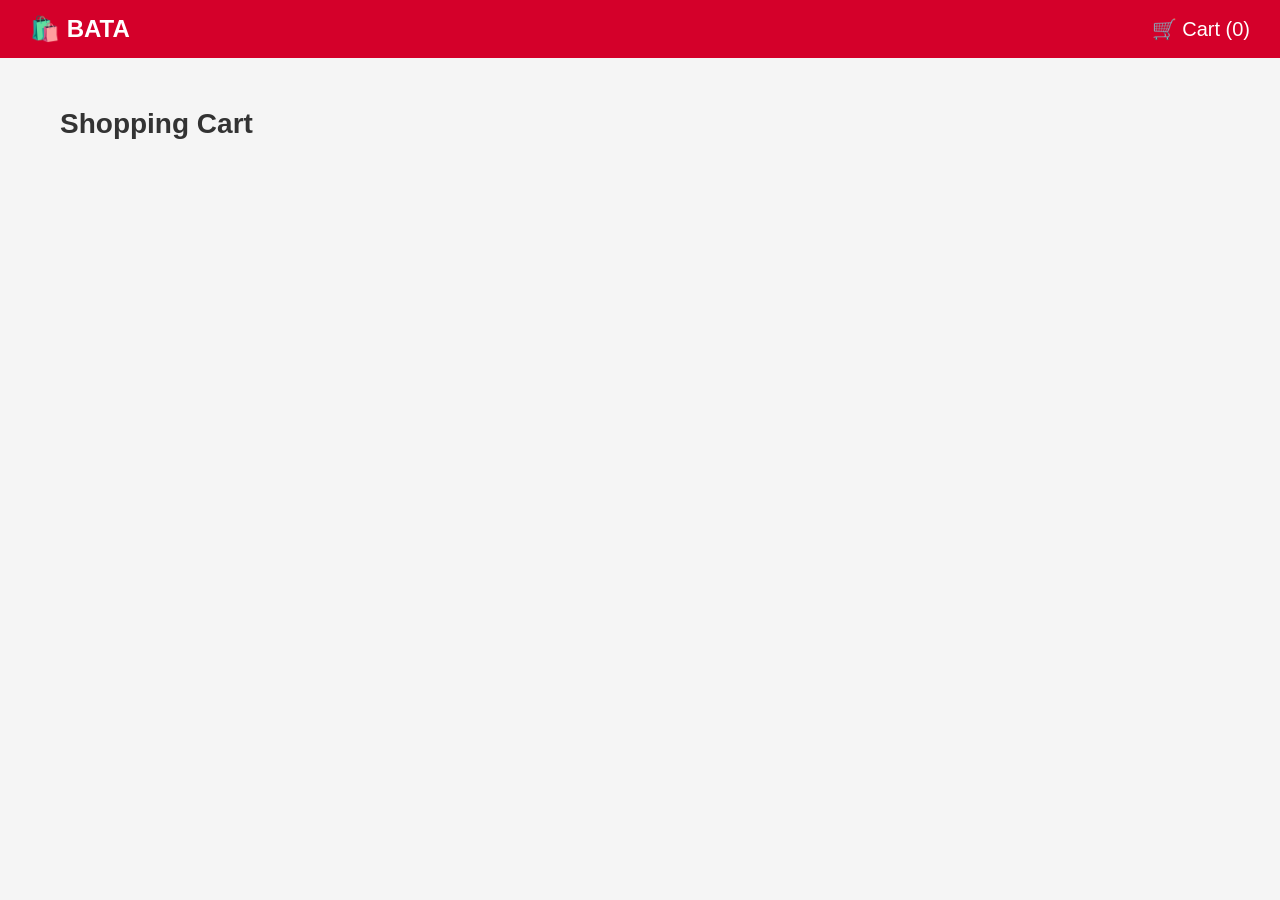
<file: cart.html>
<!DOCTYPE html>
<html lang="en">
<head>
    <meta charset="UTF-8">
    <meta name="viewport" content="width=device-width, initial-scale=1.0">
    <title>Shopping Cart - Bata</title>
    <style>
        * {
            margin: 0;
            padding: 0;
            box-sizing: border-box;
        }
 
        body {
            font-family: 'Arial', sans-serif;
            background-color: #f5f5f5;
        }
 
        .navbar {
            background-color: #d4002a;
            color: white;
            padding: 15px 30px;
            display: flex;
            justify-content: space-between;
            align-items: center;
        }
 
        .navbar h1 {
            font-size: 24px;
        }
 
        .cart-icon {
            font-size: 20px;
            cursor: pointer;
        }
 
        .container {
            max-width: 1200px;
            margin: 30px auto;
            padding: 20px;
        }
 
        .cart-title {
            font-size: 28px;
            margin-bottom: 30px;
            color: #333;
        }
 
        .cart-empty {
            text-align: center;
            padding: 50px;
            background: white;
            border-radius: 8px;
            box-shadow: 0 2px 8px rgba(0,0,0,0.1);
        }
 
        .cart-empty p {
            font-size: 18px;
            color: #666;
            margin-bottom: 20px;
        }
 
        .back-to-shop {
            display: inline-block;
            background-color: #d4002a;
            color: white;
            padding: 10px 30px;
            border: none;
            border-radius: 5px;
            cursor: pointer;
            text-decoration: none;
            font-size: 16px;
        }
 
        .back-to-shop:hover {
            background-color: #a00020;
        }
 
        .cart-wrapper {
            display: grid;
            grid-template-columns: 2fr 1fr;
            gap: 30px;
        }
 
        .cart-items {
            background: white;
            padding: 20px;
            border-radius: 8px;
            box-shadow: 0 2px 8px rgba(0,0,0,0.1);
        }
 
        .cart-item {
            display: flex;
            gap: 20px;
            padding: 15px;
            border-bottom: 1px solid #eee;
            align-items: center;
        }
 
        .cart-item:last-child {
            border-bottom: none;
        }
 
        .item-image {
            width: 100px;
            height: 100px;
            object-fit: cover;
            border-radius: 5px;
        }
 
        .item-details {
            flex: 1;
        }
 
        .item-name {
            font-size: 18px;
            font-weight: bold;
            color: #333;
            margin-bottom: 5px;
        }
 
        .item-size {
            font-size: 14px;
            color: #666;
            margin-bottom: 10px;
        }
 
        .item-price {
            font-size: 16px;
            color: #d4002a;
            font-weight: bold;
        }
 
        .item-original-price {
            text-decoration: line-through;
            color: #999;
            margin-right: 10px;
        }
 
        .quantity-control {
            display: flex;
            align-items: center;
            gap: 10px;
            margin-top: 10px;
        }
 
        .qty-btn {
            width: 30px;
            height: 30px;
            border: 1px solid #ddd;
            background: white;
            cursor: pointer;
            border-radius: 3px;
            font-size: 16px;
        }
 
        .qty-btn:hover {
            background-color: #f0f0f0;
        }
 
        .qty-display {
            min-width: 30px;
            text-align: center;
            font-weight: bold;
        }
 
        .remove-btn {
            background-color: #ff4444;
            color: white;
            border: none;
            padding: 8px 15px;
            border-radius: 5px;
            cursor: pointer;
            font-size: 14px;
        }
 
        .remove-btn:hover {
            background-color: #cc0000;
        }
 
        .cart-summary {
            background: white;
            padding: 20px;
            border-radius: 8px;
            box-shadow: 0 2px 8px rgba(0,0,0,0.1);
            height: fit-content;
            position: sticky;
            top: 20px;
        }
 
        .summary-title {
            font-size: 20px;
            font-weight: bold;
            margin-bottom: 20px;
            color: #333;
        }
 
        .summary-row {
            display: flex;
            justify-content: space-between;
            margin-bottom: 12px;
            padding-bottom: 12px;
            border-bottom: 1px solid #eee;
        }
 
        .summary-row:last-child {
            border-bottom: none;
        }
 
        .summary-label {
            color: #666;
        }
 
        .summary-value {
            font-weight: bold;
            color: #333;
        }
 
        .summary-total {
            font-size: 18px;
            color: #d4002a;
        }
 
        .checkout-btn {
            width: 100%;
            background-color: #d4002a;
            color: white;
            padding: 15px;
            border: none;
            border-radius: 5px;
            font-size: 16px;
            cursor: pointer;
            margin-top: 20px;
            font-weight: bold;
        }
 
        .checkout-btn:hover {
            background-color: #a00020;
        }
 
        .continue-shopping {
            width: 100%;
            background-color: #f0f0f0;
            color: #333;
            padding: 12px;
            border: none;
            border-radius: 5px;
            font-size: 14px;
            cursor: pointer;
            margin-top: 10px;
        }
 
        .continue-shopping:hover {
            background-color: #e0e0e0;
        }
 
        @media (max-width: 768px) {
            .cart-wrapper {
                grid-template-columns: 1fr;
            }
 
            .cart-summary {
                position: relative;
                top: 0;
            }
 
            .cart-item {
                flex-direction: column;
                text-align: center;
            }
 
            .item-details {
                text-align: left;
            }
        }
    </style>
</head>
<body>
    <!-- Navbar -->
    <div class="navbar">
        <h1>🛍️ BATA</h1>
        <div class="cart-icon">🛒 Cart (<span id="cart-count">0</span>)</div>
    </div>
 
    <!-- Main Container -->
    <div class="container">
        <h2 class="cart-title">Shopping Cart</h2>
 
        <!-- Empty Cart Message -->
        <div id="empty-cart" class="cart-empty" style="display: none;">
            <p>Your cart is empty!</p>
            <a href="index.html" class="back-to-shop">Continue Shopping</a>
        </div>
 
        <!-- Cart Items & Summary -->
        <div id="cart-content" class="cart-wrapper" style="display: none;">
            <!-- Left: Cart Items -->
            <div class="cart-items" id="cart-items-container">
                <!-- Items will be added here by JavaScript -->
            </div>
 
            <!-- Right: Summary -->
            <div class="cart-summary">
                <div class="summary-title">Order Summary</div>
 
                <div class="summary-row">
                    <span class="summary-label">Subtotal:</span>
                    <span class="summary-value">PKR <span id="subtotal">0</span></span>
                </div>
 
                <div class="summary-row">
                    <span class="summary-label">Shipping:</span>
                    <span class="summary-value">PKR <span id="shipping">0</span></span>
                </div>
 
                <div class="summary-row">
                    <span class="summary-label">Tax:</span>
                    <span class="summary-value">PKR <span id="tax">0</span></span>
                </div>
 
                <div class="summary-row summary-total">
                    <span>Total:</span>
                    <span>PKR <span id="total">0</span></span>
                </div>
 
                <button class="checkout-btn" onclick="checkout()">Proceed to Checkout</button>
                <button class="continue-shopping" onclick="window.location.href='index.html'">Continue Shopping</button>
            </div>
        </div>
    </div>
</body>
</html>
</file>
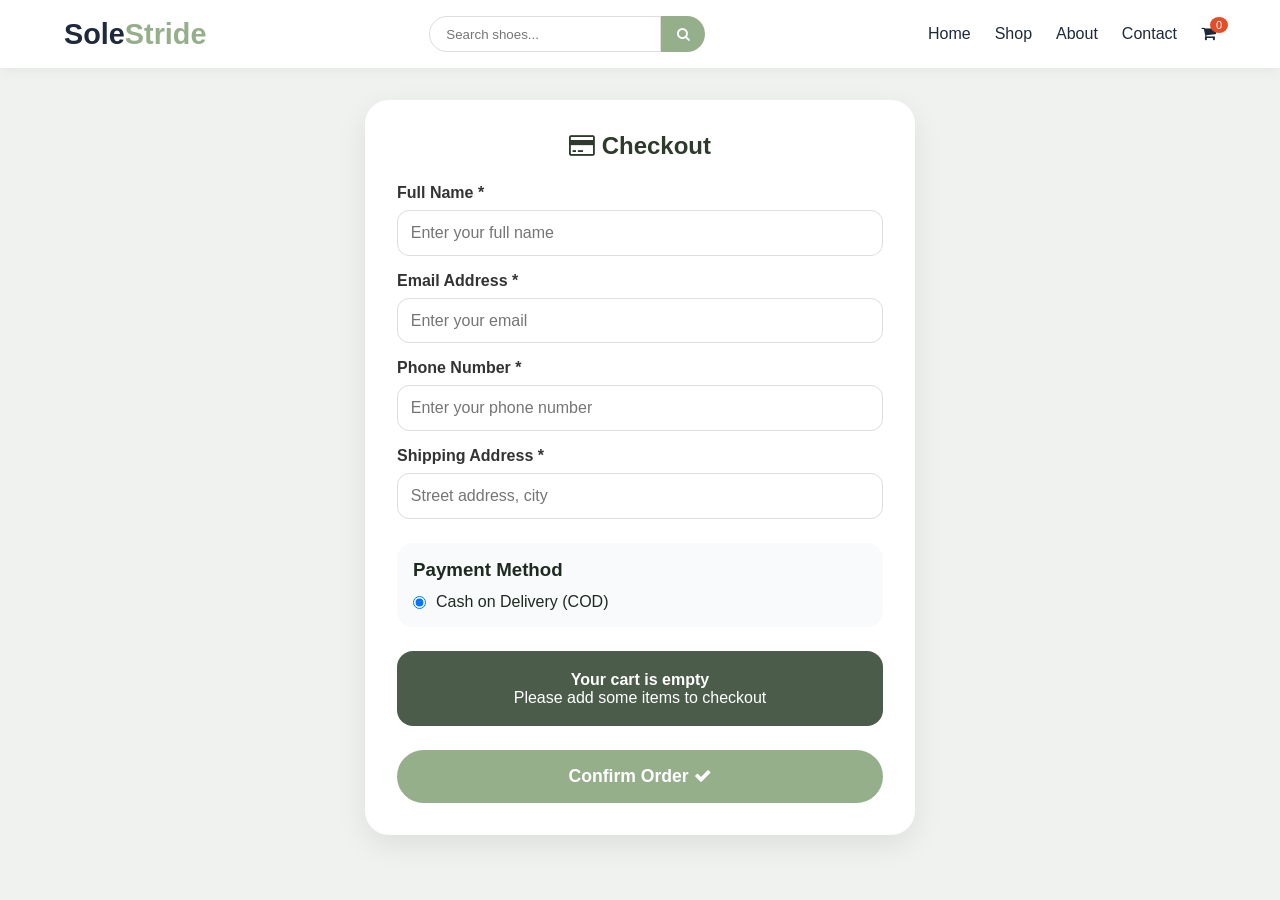
<file: checkout.html>
<!DOCTYPE html>
<html lang="en">
<head>
    <meta charset="UTF-8">
    <meta name="viewport" content="width=device-width, initial-scale=1.0">
    <title>Checkout | SoleStride</title>
    <link rel="stylesheet" href="https://cdnjs.cloudflare.com/ajax/libs/font-awesome/4.7.0/css/font-awesome.min.css">
    <link rel="stylesheet" href="checkout.css">
</head>
<body>

<div class="navbar">
    <div class="logo">Sole<span>Stride</span></div>
    <div class="search-bar">
        <input type="text" id="globalSearch" placeholder="Search shoes...">
        <button id="searchBtn"><i class="fa fa-search"></i></button>
    </div>
    <div class="hamburger" id="hamburger">
        <span></span><span></span><span></span>
    </div>
    <div class="nav-links" id="navLinks">
        <a href="index.html">Home</a>
        <a href="shop.html">Shop</a>
        <a href="about.html">About</a>
        <a href="contact.html">Contact</a>
        <a href="javascript:void(0)" class="cart-icon" onclick="openCart()">
            <i class="fa fa-shopping-cart"></i>
            <span class="cart-count" id="cartCount">0</span>
        </a>
    </div>
</div>

<div class="checkout-container">
    <h2><i class="fa fa-credit-card"></i> Checkout</h2>
    <form id="checkoutForm">
        <div class="form-group">
            <label>Full Name *</label>
            <input type="text" id="fullName" placeholder="Enter your full name" required>
        </div>
        <div class="form-group">
            <label>Email Address *</label>
            <input type="email" id="emailAddress" placeholder="Enter your email" required>
        </div>
        <div class="form-group">
            <label>Phone Number *</label>
            <input type="tel" id="phoneNumber" placeholder="Enter your phone number" required>
        </div>
        <div class="form-group">
            <label>Shipping Address *</label>
            <input type="text" id="shippingAddress" placeholder="Street address, city" required>
        </div>
        
        <div class="payment-method">
            <h3>Payment Method</h3>
            <label style="display: flex; align-items: center; gap: 10px;">
                <input type="radio" name="payment" value="COD" checked> Cash on Delivery (COD)
            </label>
        </div>

        <div class="order-summary" id="orderSummary">
            <!-- Total will show here -->
        </div>

        <button type="submit" class="btn-confirm">Confirm Order <i class="fa fa-check"></i></button>
    </form>
</div>

<!-- Cart Sidebar -->
<div class="overlay" id="overlay" onclick="closeCart()"></div>
<div class="cart-sidebar" id="cartSidebar">
    <div class="cart-header">
        <h3><i class="fa fa-shopping-cart"></i> Your Cart</h3>
        <button class="close-cart" onclick="closeCart()">&times;</button>
    </div>
    <div class="cart-items" id="cartItems"></div>
    <div class="cart-footer">
        <div class="cart-total">Total: PKR <span id="cartTotal">0</span>/-</div>
        <button class="checkout-btn" onclick="goToCheckout()">Proceed to Checkout</button>
    </div>
</div>

<script>
    // ========== CART FUNCTIONS ==========
    function getCart() {
        return JSON.parse(localStorage.getItem('cart') || '[]');
    }

    function saveCart(cart) {
        localStorage.setItem('cart', JSON.stringify(cart));
        updateCartCount();
        updateCartSidebar();
    }

    function updateCartCount() {
        const cart = getCart();
        const totalItems = cart.reduce((sum, item) => sum + (item.quantity || 1), 0);
        document.querySelectorAll('.cart-count').forEach(el => {
            if (el) el.textContent = totalItems;
        });
    }

    function updateCartSidebar() {
        const cart = getCart();
        const cartItemsDiv = document.getElementById('cartItems');
        const cartTotalSpan = document.getElementById('cartTotal');
        
        if (!cartItemsDiv) return;
        
        if (cart.length === 0) {
            cartItemsDiv.innerHTML = '<p style="text-align:center; padding:2rem;">Your cart is empty 🛒</p>';
            if (cartTotalSpan) cartTotalSpan.textContent = '0';
            return;
        }
        
        let total = 0;
        cartItemsDiv.innerHTML = '';
        
        cart.forEach((item, index) => {
            let finalPrice = item.price;
            if (item.hasDiscount && item.discountText) {
                const disc = parseInt(item.discountText);
                if (!isNaN(disc)) finalPrice = item.price - (item.price * disc / 100);
            }
            const itemTotal = Math.floor(finalPrice) * (item.quantity || 1);
            total += itemTotal;
            
            cartItemsDiv.innerHTML += `
                <div class="cart-item" style="display: flex; gap: 1rem; padding: 0.8rem; border-bottom: 1px solid #eee;">
                    <img src="${item.image}" style="width: 60px; height: 60px; object-fit: cover; border-radius: 12px;">
                    <div style="flex:1">
                        <div><strong>${item.name}</strong></div>
                        <div>PKR ${Math.floor(finalPrice)}/-</div>
                        <div>Qty: ${item.quantity || 1} | Size: ${item.selectedSize || 'N/A'}</div>
                    </div>
                    <div style="color: red; cursor: pointer;" onclick="removeFromCart(${index})"><i class="fa fa-trash"></i></div>
                </div>
            `;
        });
        
        if (cartTotalSpan) cartTotalSpan.textContent = total;
    }

    function removeFromCart(index) {
        let cart = getCart();
        cart.splice(index, 1);
        saveCart(cart);
        updateOrderSummary();
    }

    function updateOrderSummary() {
        const cart = getCart();
        const summaryDiv = document.getElementById('orderSummary');
        if (!summaryDiv) return;
        
        if (cart.length === 0) {
            summaryDiv.innerHTML = '<h4>Your cart is empty</h4><p>Please add some items to checkout</p>';
            return;
        }
        
        let subtotal = 0;
        cart.forEach(item => {
            let finalPrice = item.price;
            if (item.hasDiscount && item.discountText) {
                const disc = parseInt(item.discountText);
                if (!isNaN(disc)) finalPrice = item.price - (item.price * disc / 100);
            }
            subtotal += Math.floor(finalPrice) * (item.quantity || 1);
        });
        
        const shipping = subtotal > 5000 ? 0 : 250;
        const total = subtotal + shipping;
        
        summaryDiv.innerHTML = `
            <div style="display: flex; justify-content: space-between; margin-bottom: 10px;">
                <span>Subtotal:</span>
                <span>PKR ${subtotal.toLocaleString()}/-</span>
            </div>
            <div style="display: flex; justify-content: space-between; margin-bottom: 10px;">
                <span>Shipping:</span>
                <span>${shipping === 0 ? 'FREE' : 'PKR ' + shipping}/-</span>
            </div>
            <hr style="margin: 10px 0; border-color: rgba(255,255,255,0.2);">
            <div style="display: flex; justify-content: space-between; font-size: 1.2rem;">
                <strong>Total:</strong>
                <strong>PKR ${total.toLocaleString()}/-</strong>
            </div>
        `;
    }

    function openCart() {
        document.getElementById('cartSidebar')?.classList.add('open');
        document.getElementById('overlay')?.classList.add('active');
        updateCartSidebar();
    }

    function closeCart() {
        document.getElementById('cartSidebar')?.classList.remove('open');
        document.getElementById('overlay')?.classList.remove('active');
    }

    function goToCheckout() {
        window.location.href = 'checkout.html';
    }

    // ========== CHECKOUT FORM SUBMIT - CART EMPTY KAREGA ==========
    document.getElementById('checkoutForm')?.addEventListener('submit', function(e) {
        e.preventDefault();
        
        const cart = getCart();
        
        if (cart.length === 0) {
            alert('❌ Your cart is empty! Please add some items first.');
            window.location.href = 'shop.html';
            return;
        }
        
        const name = document.getElementById('fullName')?.value || 'Customer';
        const email = document.getElementById('emailAddress')?.value;
        const address = document.getElementById('shippingAddress')?.value;
        
        // Show confirmation message
        alert(`✅ ORDER CONFIRMED! ✅\n\nThank you ${name}!\n\n📧 Email: ${email}\n📦 Address: ${address}\n\nYour order has been placed successfully.\nYou will receive tracking details within 24 hours.\n\n🛒 Your cart has been emptied.`);
        
        // 🔥 IMPORTANT: Empty the cart 🔥
        localStorage.removeItem('cart');
        
        // Update cart display
        updateCartCount();
        updateCartSidebar();
        
        // Redirect to home page after 2 seconds
        setTimeout(() => {
            window.location.href = 'index.html';
        }, 2000);
    });

    // ========== HAMBURGER MENU ==========
    document.getElementById('hamburger')?.addEventListener('click', () => {
        document.getElementById('navLinks').classList.toggle('show');
    });

    // ========== SEARCH ==========
    document.getElementById('searchBtn')?.addEventListener('click', () => {
        const query = document.getElementById('globalSearch').value.toLowerCase();
        if (query) window.location.href = `shop.html?search=${encodeURIComponent(query)}`;
    });

    // ========== INITIALIZE ==========
    updateCartCount();
    updateCartSidebar();
    updateOrderSummary();
</script>
</body>
</html>
</file>
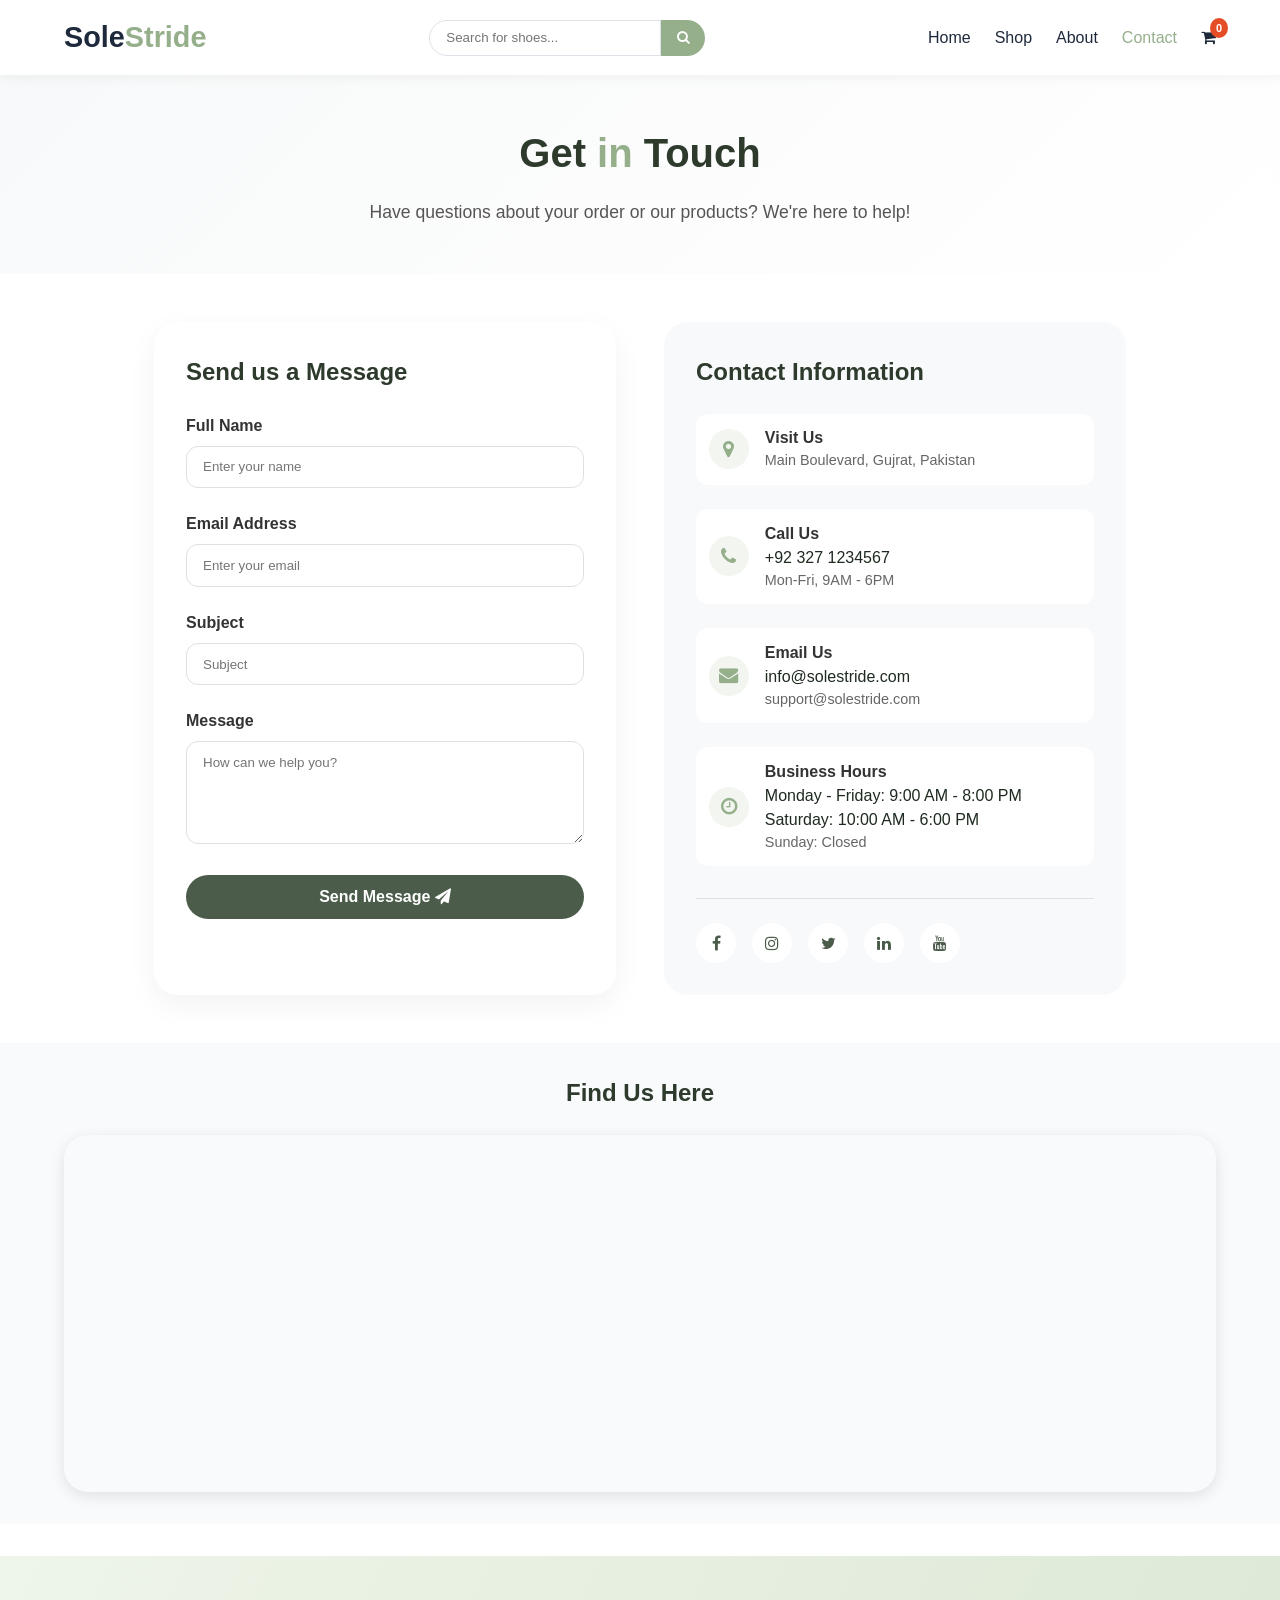
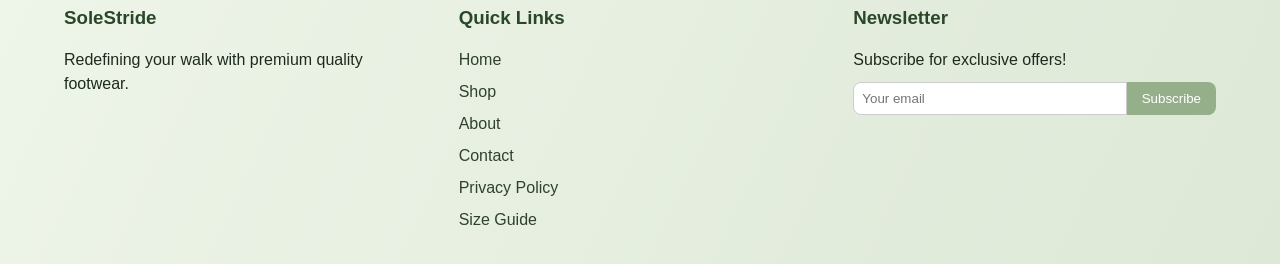
<file: contact.html>
<!DOCTYPE html>
<html lang="en">
<head>
    <meta charset="UTF-8">
    <meta name="viewport" content="width=device-width, initial-scale=1.0">
    <title>Contact Us | SoleStride</title>
    <link rel="stylesheet" href="https://cdnjs.cloudflare.com/ajax/libs/font-awesome/4.7.0/css/font-awesome.min.css">
    <style>
        * {
            margin: 0;
            padding: 0;
            box-sizing: border-box;
        }
        body {
            font-family: "Segoe UI", Tahoma, Geneva, Verdana, sans-serif;
            background-color: #ffffff;
            color: #1e2a1f;
            line-height: 1.5;
        }
        /* ========== NAVBAR ========== */
        .navbar {
            display: flex;
            justify-content: space-between;
            align-items: center;
            padding: 1rem 5%;
            background-color: #ffffff;
            box-shadow: 0 2px 12px rgba(75, 92, 75, 0.08);
            position: sticky;
            top: 0;
            z-index: 1000;
            flex-wrap: wrap;
            gap: 1rem;
        }
        .logo {
            font-size: 1.8rem;
            font-weight: bold;
            color: #1e293b;
        }
        .logo span {
            color: #95af8b;
        }
        .search-bar {
            flex: 0.4;
            display: flex;
            min-width: 200px;
        }
        .search-bar input {
            width: 100%;
            padding: 0.6rem 1rem;
            border: 1px solid #dde3e8;
            border-radius: 30px 0 0 30px;
            outline: none;
        }
        .search-bar input:focus {
            border-color: #95af8b;
        }
        .search-bar button {
            padding: 0.6rem 1rem;
            background-color: #95af8b;
            border: none;
            border-radius: 0 30px 30px 0;
            color: white;
            cursor: pointer;
        }
        .search-bar button:hover {
            background-color: #4b5c4b;
        }
        .nav-links {
            display: flex;
            gap: 1.5rem;
            align-items: center;
            flex-wrap: wrap;
        }
        .nav-links a {
            text-decoration: none;
            color: #1e293b;
            font-weight: 500;
            transition: color 0.2s;
            cursor: pointer;
        }
        .nav-links a:hover, .nav-links a.active {
            color: #95af8b;
        }
        .hamburger {
            display: none;
            flex-direction: column;
            cursor: pointer;
            gap: 5px;
        }
        .hamburger span {
            width: 25px;
            height: 3px;
            background-color: #1e293b;
            transition: 0.3s;
        }
        .cart-icon {
            position: relative;
        }
        .cart-count {
            position: absolute;
            top: -8px;
            right: -12px;
            background: #e44d26;
            color: white;
            border-radius: 50%;
            padding: 2px 6px;
            font-size: 11px;
            font-weight: bold;
        }
        /* Contact Page Styles */
        .contact-header {
            text-align: center;
            padding: 3rem 2rem;
            background: linear-gradient(135deg, #f8f9fa 0%, #ffffff 100%);
        }
        .contact-header h1 {
            font-size: 2.5rem;
            color: #2d3a2c;
            margin-bottom: 1rem;
        }
        .contact-header h1 span {
            color: #95af8b;
        }
        .contact-header p {
            color: #555;
            font-size: 1.1rem;
        }
        .contact-container {
            display: flex;
            flex-wrap: wrap;
            gap: 3rem;
            max-width: 1100px;
            margin: 3rem auto;
            padding: 0 5%;
        }
        .contact-form {
            flex: 1;
            background: white;
            border-radius: 24px;
            padding: 2rem;
            box-shadow: 0 10px 30px rgba(0,0,0,0.05);
        }
        .contact-form h3 {
            font-size: 1.5rem;
            color: #2d3a2c;
            margin-bottom: 1.5rem;
        }
        .input-group {
            margin-bottom: 1.5rem;
        }
        .input-group label {
            display: block;
            font-weight: 600;
            margin-bottom: 0.5rem;
            color: #333;
        }
        .input-group input,
        .input-group textarea {
            width: 100%;
            padding: 0.8rem 1rem;
            border: 1px solid #e0e0e0;
            border-radius: 12px;
            font-family: inherit;
            transition: 0.3s;
        }
        .input-group input:focus,
        .input-group textarea:focus {
            outline: none;
            border-color: #95af8b;
            box-shadow: 0 0 0 3px rgba(149,175,139,0.1);
        }
        .btn-submit {
            background: #4b5c4b;
            color: white;
            border: none;
            padding: 0.8rem 2rem;
            border-radius: 40px;
            font-size: 1rem;
            font-weight: 600;
            cursor: pointer;
            transition: 0.3s;
            width: 100%;
        }
        .btn-submit:hover {
            background: #95af8b;
            transform: translateY(-2px);
        }
        .contact-info {
            flex: 1;
            background: #f8f9fa;
            border-radius: 24px;
            padding: 2rem;
        }
        .contact-info h3 {
            font-size: 1.5rem;
            color: #2d3a2c;
            margin-bottom: 1.5rem;
        }
        .info-item {
            display: flex;
            align-items: center;
            gap: 1rem;
            margin-bottom: 1.5rem;
            padding: 0.8rem;
            background: white;
            border-radius: 12px;
            transition: 0.3s;
        }
        .info-item:hover {
            transform: translateX(5px);
            box-shadow: 0 2px 10px rgba(0,0,0,0.05);
        }
        .info-item i {
            width: 40px;
            height: 40px;
            background: #95af8b20;
            display: flex;
            align-items: center;
            justify-content: center;
            border-radius: 50%;
            color: #95af8b;
            font-size: 1.2rem;
        }
        .info-item div p:first-child {
            font-weight: 600;
            color: #333;
        }
        .info-item div p:last-child {
            color: #666;
            font-size: 0.9rem;
        }
        .social-links {
            display: flex;
            gap: 1rem;
            margin-top: 2rem;
            padding-top: 1.5rem;
            border-top: 1px solid #e0e0e0;
        }
        .social-links a {
            width: 40px;
            height: 40px;
            background: white;
            display: flex;
            align-items: center;
            justify-content: center;
            border-radius: 50%;
            color: #4b5c4b;
            text-decoration: none;
            transition: 0.3s;
        }
        .social-links a:hover {
            background: #95af8b;
            color: white;
            transform: translateY(-3px);
        }
        /* Map Section */
        .map-section {
            padding: 2rem 5%;
            background: #f8fafc;
        }
        .map-section h3 {
            text-align: center;
            font-size: 1.5rem;
            margin-bottom: 1.5rem;
            color: #2d3a2c;
        }
        .map-container {
            border-radius: 24px;
            overflow: hidden;
            box-shadow: 0 4px 15px rgba(0,0,0,0.1);
        }
        .map-container iframe {
            width: 100%;
            height: 350px;
            border: none;
        }
        /* Footer */
        .main-footer {
            background: linear-gradient(115deg, #eef5e9 0%, #dde8d6 100%);
            padding: 3rem 5% 1.5rem;
            margin-top: 2rem;
        }
        .footer-grid {
            display: grid;
            grid-template-columns: repeat(auto-fit, minmax(200px, 1fr));
            gap: 2rem;
        }
        .footer-col h3 {
            color: #2a4727;
            margin-bottom: 1rem;
        }
        .footer-col ul {
            list-style: none;
        }
        .footer-col ul li {
            margin-bottom: 8px;
        }
        .footer-col ul li a {
            text-decoration: none;
            color: #2f422d;
        }
        .footer-col ul li a:hover {
            color: #4b5c4b;
        }
        /* Cart Sidebar */
        .cart-sidebar {
            position: fixed;
            top: 0;
            right: -400px;
            width: 380px;
            height: 100%;
            background: white;
            box-shadow: -2px 0 20px rgba(0,0,0,0.1);
            z-index: 2000;
            transition: 0.3s ease;
            display: flex;
            flex-direction: column;
        }
        .cart-sidebar.open {
            right: 0;
        }
        .cart-header {
            padding: 1.5rem;
            border-bottom: 1px solid #eee;
            display: flex;
            justify-content: space-between;
            align-items: center;
        }
        .cart-items {
            flex: 1;
            overflow-y: auto;
            padding: 1rem;
        }
        .cart-item {
            display: flex;
            gap: 1rem;
            padding: 1rem;
            border-bottom: 1px solid #eee;
        }
        .cart-item img {
            width: 60px;
            height: 60px;
            object-fit: cover;
            border-radius: 12px;
        }
        .cart-footer {
            padding: 1.5rem;
            border-top: 1px solid #eee;
        }
        .cart-total {
            font-size: 1.2rem;
            font-weight: bold;
            margin-bottom: 1rem;
        }
        .checkout-btn {
            width: 100%;
            padding: 1rem;
            background: #4b5c4b;
            color: white;
            border: none;
            border-radius: 12px;
            cursor: pointer;
        }
        .overlay {
            position: fixed;
            top: 0;
            left: 0;
            width: 100%;
            height: 100%;
            background: rgba(0,0,0,0.5);
            z-index: 1999;
            display: none;
        }
        .overlay.active {
            display: block;
        }
        .close-cart {
            background: none;
            border: none;
            font-size: 24px;
            cursor: pointer;
        }
        .notification {
            position: fixed;
            bottom: 20px;
            right: 20px;
            background: #4caf50;
            color: white;
            padding: 12px 24px;
            border-radius: 8px;
            z-index: 3000;
            animation: slideIn 0.3s ease;
        }
        @keyframes slideIn {
            from { transform: translateX(100%); opacity: 0; }
            to { transform: translateX(0); opacity: 1; }
        }
        @media (max-width: 768px) {
            .nav-links {
                display: none;
                width: 100%;
                flex-direction: column;
                text-align: center;
                padding: 1rem 0;
            }
            .nav-links.show {
                display: flex;
            }
            .hamburger {
                display: flex;
            }
            .contact-container {
                flex-direction: column;
                padding: 0 1.5rem;
            }
            .cart-sidebar {
                width: 100%;
                right: -100%;
            }
        }
    </style>
</head>
<body>

<div class="navbar">
    <div class="logo">Sole<span>Stride</span></div>
    <div class="search-bar">
        <input type="text" id="globalSearch" placeholder="Search for shoes...">
        <button id="searchBtn"><i class="fa fa-search"></i></button>
    </div>
    <div class="hamburger" id="hamburger">
        <span></span><span></span><span></span>
    </div>
    <div class="nav-links" id="navLinks">
        <a href="index.html">Home</a>
        <a href="shop.html">Shop</a>
        <a href="about.html">About</a>
        <a href="contact.html" class="active">Contact</a>
        <a href="javascript:void(0)" class="cart-icon" onclick="openCart()">
            <i class="fa fa-shopping-cart"></i>
            <span class="cart-count" id="cartCount">0</span>
        </a>
    </div>
</div>

<div class="contact-header">
    <h1>Get <span>in</span> Touch</h1>
    <p>Have questions about your order or our products? We're here to help!</p>
</div>

<div class="contact-container">
    <div class="contact-form">
        <h3>Send us a Message</h3>
        <form id="contactForm">
            <div class="input-group">
                <label>Full Name</label>
                <input type="text" id="contactName" placeholder="Enter your name" required>
            </div>
            <div class="input-group">
                <label>Email Address</label>
                <input type="email" id="contactEmail" placeholder="Enter your email" required>
            </div>
            <div class="input-group">
                <label>Subject</label>
                <input type="text" id="contactSubject" placeholder="Subject">
            </div>
            <div class="input-group">
                <label>Message</label>
                <textarea id="contactMessage" rows="5" placeholder="How can we help you?" required></textarea>
            </div>
            <button type="submit" class="btn-submit">Send Message <i class="fa fa-paper-plane"></i></button>
        </form>
    </div>
    <div class="contact-info">
        <h3>Contact Information</h3>
        <div class="info-item">
            <i class="fa fa-map-marker"></i>
            <div>
                <p>Visit Us</p>
                <p>Main Boulevard, Gujrat, Pakistan</p>
            </div>
        </div>
        <div class="info-item">
            <i class="fa fa-phone"></i>
            <div>
                <p>Call Us</p>
                <p>+92 327 1234567</p>
                <p>Mon-Fri, 9AM - 6PM</p>
            </div>
        </div>
        <div class="info-item">
            <i class="fa fa-envelope"></i>
            <div>
                <p>Email Us</p>
                <p>info@solestride.com</p>
                <p>support@solestride.com</p>
            </div>
        </div>
        <div class="info-item">
            <i class="fa fa-clock-o"></i>
            <div>
                <p>Business Hours</p>
                <p>Monday - Friday: 9:00 AM - 8:00 PM</p>
                <p>Saturday: 10:00 AM - 6:00 PM</p>
                <p>Sunday: Closed</p>
            </div>
        </div>
        <div class="social-links">
            <a href="#"><i class="fa fa-facebook"></i></a>
            <a href="#"><i class="fa fa-instagram"></i></a>
            <a href="#"><i class="fa fa-twitter"></i></a>
            <a href="#"><i class="fa fa-linkedin"></i></a>
            <a href="#"><i class="fa fa-youtube"></i></a>
        </div>
    </div>
</div>

<div class="map-section">
    <h3>Find Us Here</h3>
    <div class="map-container">
        <iframe src="https://www.google.com/maps/embed?pb=!1m18!1m12!1m3!1d108596.05871513176!2d74.00046564999999!3d32.57324985!2m3!1f0!2f0!3f0!3m2!1i1024!2i768!4f13.1!3m3!1m2!1s0x391e8d3df8ef2e6b%3A0x6d8d2f398dc9a3d5!2sGujrat%2C%20Punjab%2C%20Pakistan!5e0!3m2!1sen!2s!4v1700000000000!5m2!1sen!2s" allowfullscreen loading="lazy"></iframe>
    </div>
</div>

<footer class="main-footer">
    <div class="footer-grid">
        <div class="footer-col">
            <h3>SoleStride</h3>
            <p>Redefining your walk with premium quality footwear.</p>
        </div>
        <div class="footer-col">
            <h3>Quick Links</h3>
            <ul>
                <li><a href="index.html">Home</a></li>
                <li><a href="shop.html">Shop</a></li>
                <li><a href="about.html">About</a></li>
                <li><a href="contact.html">Contact</a></li>
                <li><a href="privacyPolicy.html">Privacy Policy</a></li>
                <li><a href="guidance.html">Size Guide</a></li>
            </ul>
        </div>
        <div class="footer-col">
            <h3>Newsletter</h3>
            <p>Subscribe for exclusive offers!</p>
            <div style="display: flex; margin-top: 10px;">
                <input type="email" id="newsletterEmail" placeholder="Your email" style="flex:1; padding:8px; border-radius:8px 0 0 8px; border:1px solid #ccc;">
                <button onclick="subscribeNewsletter()" style="padding:8px 15px; background:#95af8b; border:none; border-radius:0 8px 8px 0; color:white; cursor:pointer;">Subscribe</button>
            </div>
        </div>
    </div>
</footer>

<!-- Cart Sidebar -->
<div class="overlay" id="overlay" onclick="closeCart()"></div>
<div class="cart-sidebar" id="cartSidebar">
    <div class="cart-header">
        <h3><i class="fa fa-shopping-cart"></i> Your Cart</h3>
        <button class="close-cart" onclick="closeCart()">&times;</button>
    </div>
    <div class="cart-items" id="cartItems"></div>
    <div class="cart-footer">
        <div class="cart-total">Total: PKR <span id="cartTotal">0</span>/-</div>
        <button class="checkout-btn" onclick="goToCheckout()">Proceed to Checkout</button>
    </div>
</div>

<script src="data.js"></script>
<script src="main.js"></script>

<script>
    // Contact Form Handler
    document.getElementById('contactForm').addEventListener('submit', function(e) {
        e.preventDefault();
        const name = document.getElementById('contactName').value;
        showNotification(`Thank you ${name}! We'll get back to you soon.`);
        this.reset();
    });
    
    // Newsletter Subscribe
    window.subscribeNewsletter = function() {
        const email = document.getElementById('newsletterEmail').value;
        if (email) {
            showNotification(`Subscribed with ${email}! You'll receive updates.`);
            document.getElementById('newsletterEmail').value = '';
        } else {
            showNotification('Please enter a valid email!', true);
        }
    };
    
    function showNotification(message, isError = false) {
        const notification = document.createElement('div');
        notification.className = 'notification';
        notification.style.background = isError ? '#f44336' : '#4caf50';
        notification.innerHTML = `<i class="fa ${isError ? 'fa-exclamation-triangle' : 'fa-check-circle'}"></i> ${message}`;
        document.body.appendChild(notification);
        setTimeout(() => notification.remove(), 2500);
    }
    
    // Hamburger
    document.getElementById('hamburger').addEventListener('click', () => {
        document.getElementById('navLinks').classList.toggle('show');
    });
    
    // Search
    document.getElementById('searchBtn').addEventListener('click', () => {
        const query = document.getElementById('globalSearch').value.toLowerCase();
        if (query) window.location.href = `shop.html?search=${encodeURIComponent(query)}`;
    });
</script>
</body>
</html>
</file>
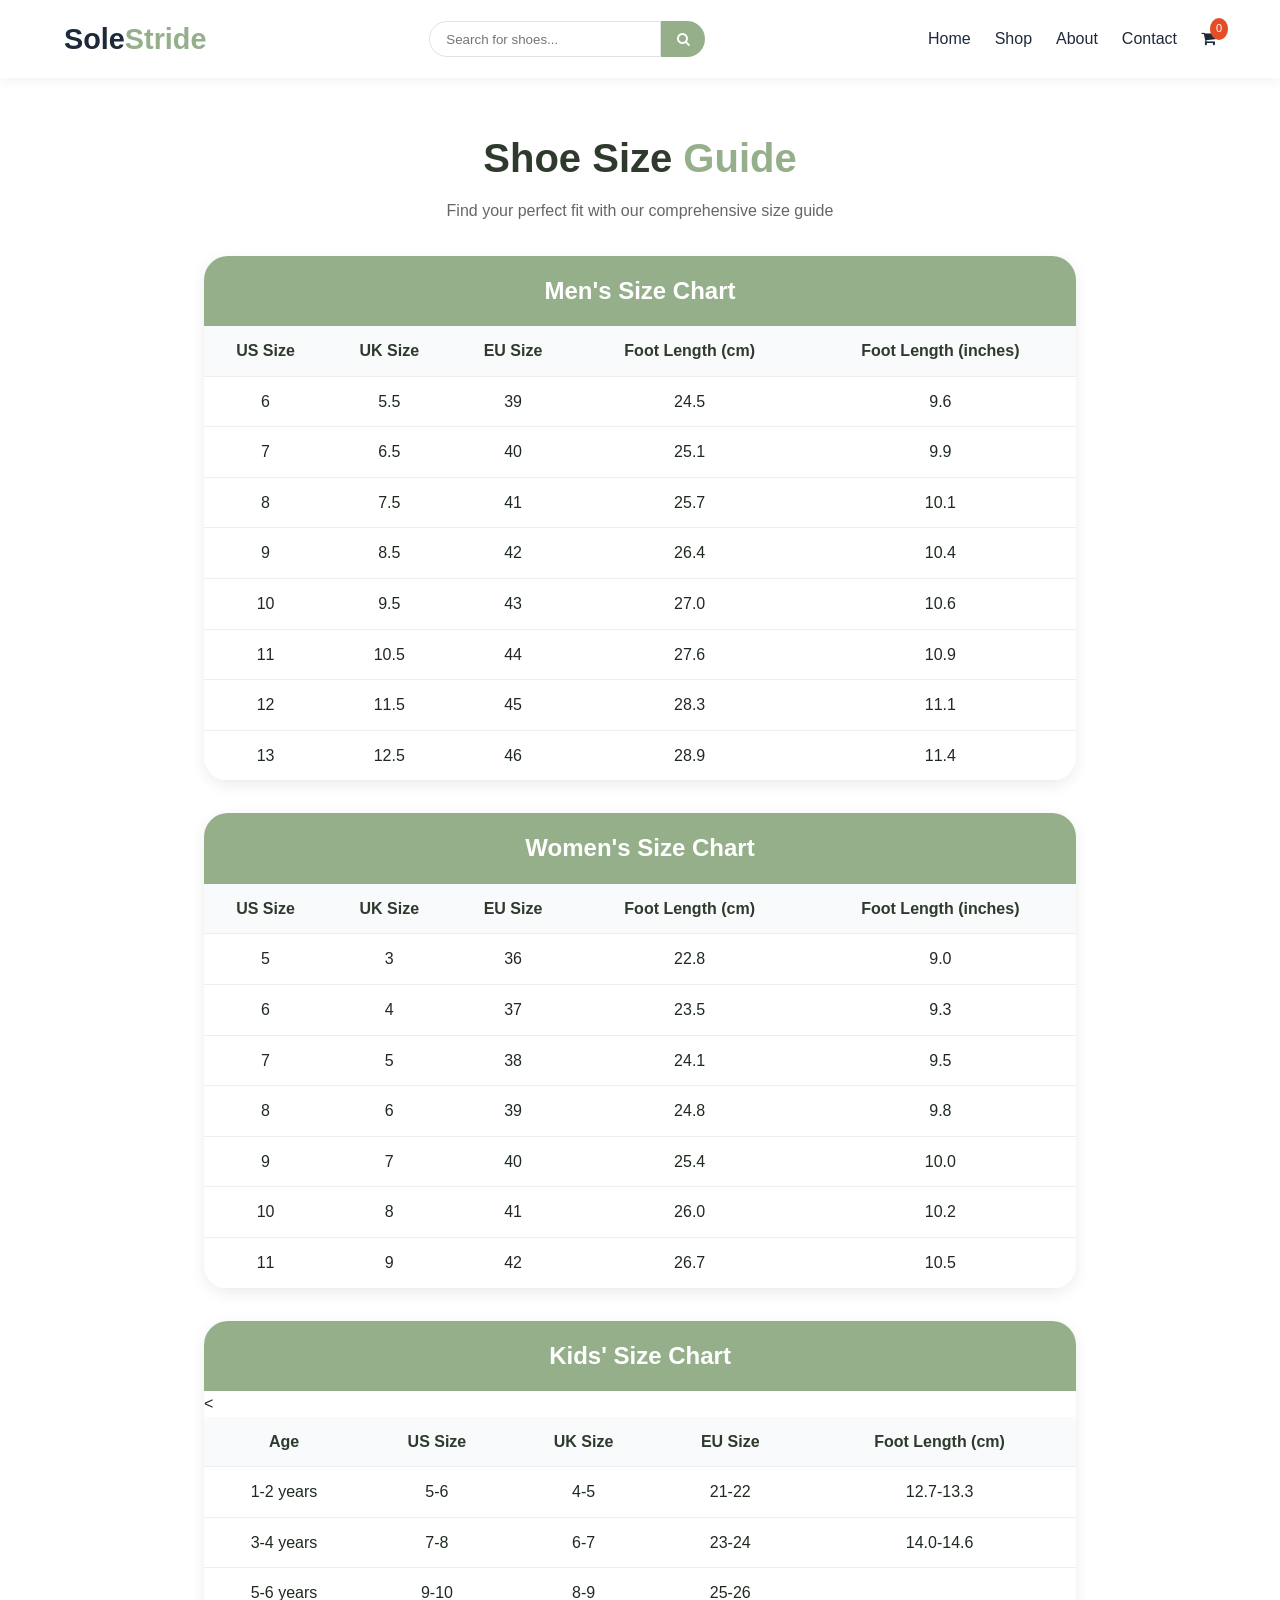
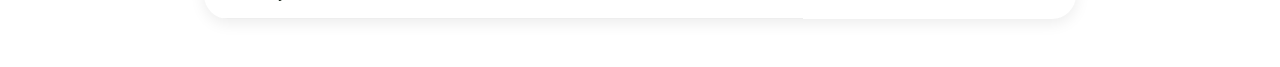
<file: guidance.html>
<!DOCTYPE html>
<html lang="en">
<head>
    <meta charset="UTF-8">
    <meta name="viewport" content="width=device-width, initial-scale=1.0">
    <title>Size Guide | SoleStride</title>
    <link rel="stylesheet" href="https://cdnjs.cloudflare.com/ajax/libs/font-awesome/4.7.0/css/font-awesome.min.css">
    <link rel="stylesheet" href="guidance.css">
</head>
<body>

<div class="navbar">
    <div class="logo">Sole<span>Stride</span></div>
    <div class="search-bar">
        <input type="text" id="globalSearch" placeholder="Search for shoes...">
        <button id="searchBtn"><i class="fa fa-search"></i></button>
    </div>
    <div class="hamburger" id="hamburger">
        <span></span><span></span><span></span>
    </div>
    <div class="nav-links" id="navLinks">
        <a href="index.html">Home</a>
        <a href="shop.html">Shop</a>
        <a href="about.html">About</a>
        <a href="contact.html">Contact</a>
        <a href="javascript:void(0)" class="cart-icon" onclick="openCart()">
            <i class="fa fa-shopping-cart"></i>
            <span class="cart-count" id="cartCount">0</span>
        </a>
    </div>
</div>

<div class="guidance-container">
    <div class="guidance-header">
        <h1>Shoe Size <span>Guide</span></h1>
        <p>Find your perfect fit with our comprehensive size guide</p>
    </div>

    <!-- Men Size Chart -->
    <div class="size-chart">
        <h2>Men's Size Chart</h2>
        <table class="size-table">
            <thead>
                <tr><th>US Size</th><th>UK Size</th><th>EU Size</th><th>Foot Length (cm)</th><th>Foot Length (inches)</th></tr>
            </thead>
            <tbody>
                <tr><td>6</td><td>5.5</td><td>39</td><td>24.5</td><td>9.6</td></tr>
                <tr><td>7</td><td>6.5</td><td>40</td><td>25.1</td><td>9.9</td></tr>
                <tr><td>8</td><td>7.5</td><td>41</td><td>25.7</td><td>10.1</td></tr>
                <tr><td>9</td><td>8.5</td><td>42</td><td>26.4</td><td>10.4</td></tr>
                <tr><td>10</td><td>9.5</td><td>43</td><td>27.0</td><td>10.6</td></tr>
                <tr><td>11</td><td>10.5</td><td>44</td><td>27.6</td><td>10.9</td></tr>
                <tr><td>12</td><td>11.5</td><td>45</td><td>28.3</td><td>11.1</td></tr>
                <tr><td>13</td><td>12.5</td><td>46</td><td>28.9</td><td>11.4</td></tr>
            </tbody>
        </table>
    </div>

    <!-- Women Size Chart -->
    <div class="size-chart">
        <h2>Women's Size Chart</h2>
        <table class="size-table">
            <thead>
                <tr><th>US Size</th><th>UK Size</th><th>EU Size</th><th>Foot Length (cm)</th><th>Foot Length (inches)</th></tr>
            </thead>
            <tbody>
                <tr><td>5</td><td>3</td><td>36</td><td>22.8</td><td>9.0</td></tr>
                <tr><td>6</td><td>4</td><td>37</td><td>23.5</td><td>9.3</td></tr>
                <tr><td>7</td><td>5</td><td>38</td><td>24.1</td><td>9.5</td></tr>
                <tr><td>8</td><td>6</td><td>39</td><td>24.8</td><td>9.8</td></tr>
                <tr><td>9</td><td>7</td><td>40</td><td>25.4</td><td>10.0</td></tr>
                <tr><td>10</td><td>8</td><td>41</td><td>26.0</td><td>10.2</td></tr>
                <tr><td>11</td><td>9</td><td>42</td><td>26.7</td><td>10.5</td></tr>
            </tbody>
        </table>
    </div>

    <!-- Kids Size Chart -->
    <div class="size-chart">
        <h2>Kids' Size Chart</h2>
        <table class="size-table">
            <thead>
                <tr><th>Age</th><th>US Size</th><th>UK Size</th><th>EU Size</th><th>Foot Length (cm)</th></tr>
            </thead>
            <tbody>
                <tr><td>1-2 years</td><td>5-6</td><td>4-5</td><td>21-22</td><td>12.7-13.3</td></tr>
                <tr><td>3-4 years</td><td>7-8</td><td>6-7</td><td>23-24</td><td>14.0-14.6</td></tr>
                <tr><td>5-6 years</td><td>9-10</td><td>8-9</td><td>25-26</td><
</file>
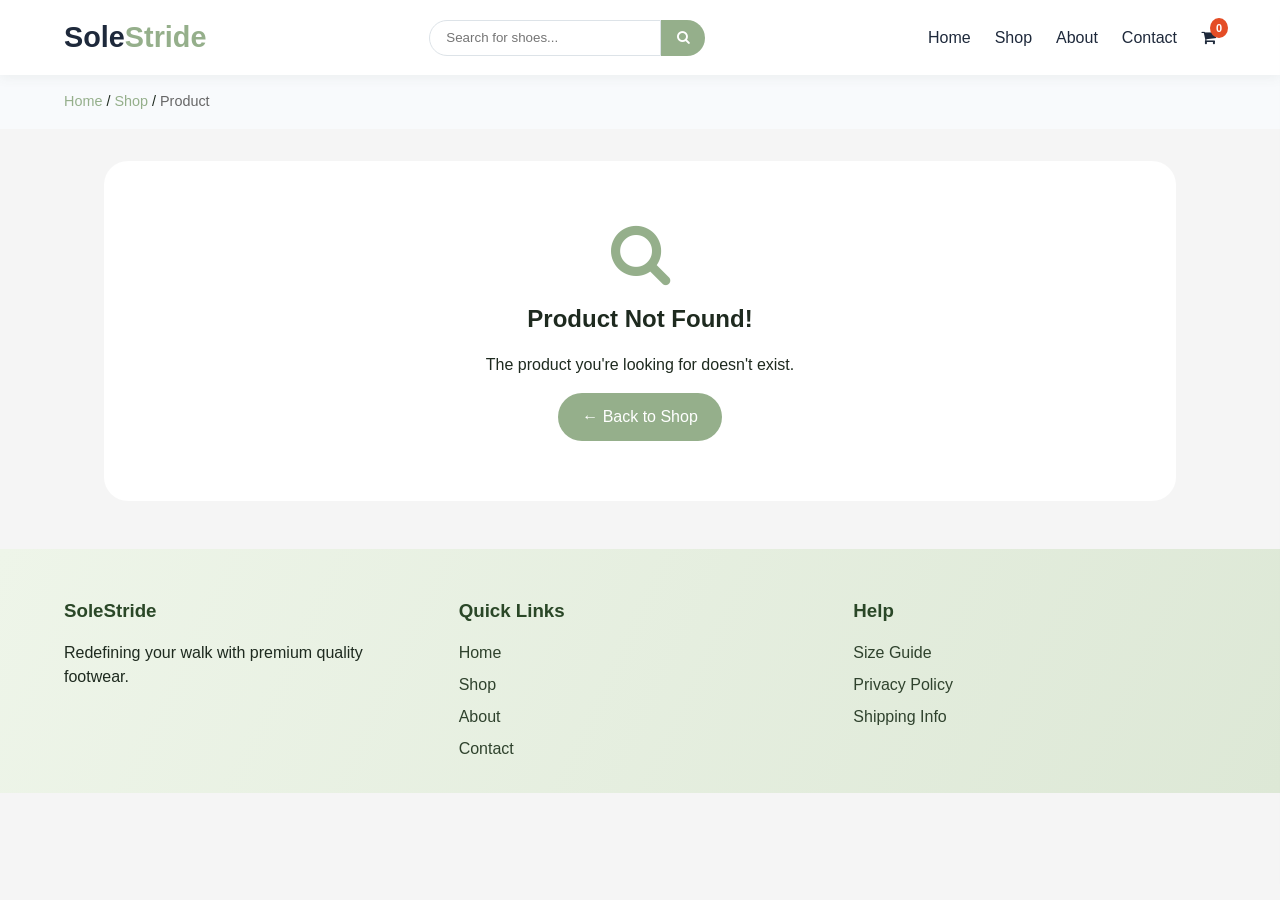
<file: PDP.html>
<!DOCTYPE html>
<html lang="en">
<head>
    <meta charset="UTF-8">
    <meta name="viewport" content="width=device-width, initial-scale=1.0">
    <title>Product Details | SoleStride</title>
    <link rel="stylesheet" href="https://cdnjs.cloudflare.com/ajax/libs/font-awesome/4.7.0/css/font-awesome.min.css">
   <link rel="stylesheet" href="PDP.css">
</head>
<body>

<div class="navbar">
    <div class="logo">Sole<span>Stride</span></div>
    <div class="search-bar">
        <input type="text" id="globalSearch" placeholder="Search for shoes...">
        <button id="searchBtn"><i class="fa fa-search"></i></button>
    </div>
    <div class="hamburger" id="hamburger">
        <span></span><span></span><span></span>
    </div>
    <div class="nav-links" id="navLinks">
        <a href="index.html">Home</a>
        <a href="shop.html">Shop</a>
        <a href="about.html">About</a>
        <a href="contact.html">Contact</a>
        <a href="javascript:void(0)" class="cart-icon" onclick="openCart()">
            <i class="fa fa-shopping-cart"></i>
            <span class="cart-count" id="cartCount">0</span>
        </a>
    </div>
</div>

<div class="breadcrumb">
    <a href="index.html">Home</a> / <a href="shop.html">Shop</a> / <span id="breadcrumbProduct">Product</span>
</div>

<div class="pdp-container">
    <div id="pdpContent">
        <!-- Product content will be loaded dynamically -->
        <div style="text-align: center; padding: 60px;">
            <i class="fa fa-spinner fa-spin" style="font-size: 3rem; color: #95af8b;"></i>
            <p>Loading product details...</p>
        </div>
    </div>
</div>

<footer class="main-footer">
    <div class="footer-grid">
        <div class="footer-col">
            <h3>SoleStride</h3>
            <p>Redefining your walk with premium quality footwear.</p>
        </div>
        <div class="footer-col">
            <h3>Quick Links</h3>
            <ul>
                <li><a href="index.html">Home</a></li>
                <li><a href="shop.html">Shop</a></li>
                <li><a href="about.html">About</a></li>
                <li><a href="contact.html">Contact</a></li>
            </ul>
        </div>
        <div class="footer-col">
            <h3>Help</h3>
            <ul>
                <li><a href="guidance.html">Size Guide</a></li>
                <li><a href="privacy.html">Privacy Policy</a></li>
                <li><a href="#">Shipping Info</a></li>
            </ul>
        </div>
    </div>
</footer>

<!-- Cart Sidebar -->
<div class="overlay" id="overlay" onclick="closeCart()"></div>
<div class="cart-sidebar" id="cartSidebar">
    <div class="cart-header">
        <h3><i class="fa fa-shopping-cart"></i> Your Cart</h3>
        <button class="close-cart" onclick="closeCart()">&times;</button>
    </div>
    <div class="cart-items" id="cartItems"></div>
    <div class="cart-footer">
        <div class="cart-total">Total: PKR <span id="cartTotal">0</span>/-</div>
        <button class="checkout-btn" onclick="goToCheckout()">Proceed to Checkout</button>
    </div>
</div>

<script src="data.js"></script>
<script src="main.js"></script>

<script>
    // Get product ID from URL
    function getProductIdFromUrl() {
        const urlParams = new URLSearchParams(window.location.search);
        return parseInt(urlParams.get('id'));
    }

    // Render PDP
    function renderPDP() {
        const pdpContent = document.getElementById('pdpContent');
        const productId = getProductIdFromUrl();
        const product = products.find(p => p.id === productId);
        
        if (!product) {
            pdpContent.innerHTML = `
                <div style="text-align: center; padding: 60px; background: white; border-radius: 24px;">
                    <i class="fa fa-search" style="font-size: 4rem; color: #95af8b;"></i>
                    <h2 style="margin: 1rem 0;">Product Not Found!</h2>
                    <p>The product you're looking for doesn't exist.</p>
                    <a href="shop.html" style="display: inline-block; margin-top: 1rem; padding: 12px 24px; background: #95af8b; color: white; text-decoration: none; border-radius: 40px;">← Back to Shop</a>
                </div>
            `;
            return;
        }

        // Update breadcrumb
        document.getElementById('breadcrumbProduct').textContent = product.name;

        // Calculate discounted price
        let finalPrice = product.price;
        let discountPercent = 0;
        if (product.hasDiscount && product.discountText) {
            discountPercent = parseInt(product.discountText);
            if (!isNaN(discountPercent)) {
                finalPrice = product.price - (product.price * discountPercent / 100);
            }
        }

        // Create rating stars
        const fullStars = Math.floor(product.rating);
        let starsHTML = '';
        for (let i = 1; i <= 5; i++) {
            if (i <= fullStars) {
                starsHTML += '<i class="fa fa-star"></i>';
            } else if (i === fullStars + 1 && product.rating % 1 >= 0.5) {
                starsHTML += '<i class="fa fa-star-half-o"></i>';
            } else {
                starsHTML += '<i class="fa fa-star-o"></i>';
            }
        }

        // Create size options
        const sizeOptions = product.size.map(size => 
            `<div class="size-option" data-size="${size}">${size}</div>`
        ).join('');

        // Create thumbnails
        const thumbnails = product.images.map((img, index) => 
            `<img src="${img}" alt="Thumbnail" class="thumbnail ${index === 0 ? 'active' : ''}" data-index="${index}">`
        ).join('');

        const html = `
            <div class="product-detail">
                <div class="product-gallery">
                    <img src="${product.images[0]}" alt="${product.name}" class="main-image" id="mainImage">
                    <div class="thumbnail-grid" id="thumbnailGrid">
                        ${thumbnails}
                    </div>
                </div>
                <div class="product-info-pdp">
                    <div class="product-category">${product.category.toUpperCase()} / ${product.type.toUpperCase()}</div>
                    <h1 class="product-name-pdp">${product.name}</h1>
                    <div class="product-rating">
                        <div class="stars">${starsHTML}</div>
                        <span class="rating-count">(${product.rating} out of 5)</span>
                    </div>
                    <div class="product-description-pdp">
                        <p>${product.description || 'Premium quality footwear designed for comfort and style. Made with high-quality materials for durability and all-day wear.'}</p>
                    </div>
                    <div class="price-section">
                        ${product.hasDiscount ? `<span class="original-price">PKR ${product.price.toLocaleString()}/-</span>` : ''}
                        <span class="current-price">PKR ${Math.floor(finalPrice).toLocaleString()}/-</span>
                        ${product.hasDiscount ? `<span class="discount-badge">${product.discountText} OFF</span>` : ''}
                    </div>
                    <div class="size-section">
                        <div class="size-title">Select Size <span style="color: red;">*</span></div>
                        <div class="size-options" id="sizeOptions">
                            ${sizeOptions}
                        </div>
                    </div>
                    <div class="quantity-section">
                        <div class="quantity-title">Quantity</div>
                        <div class="quantity-selector">
                            <button class="qty-btn" id="decrementQty">-</button>
                            <span class="quantity-value" id="quantityValue">1</span>
                            <button class="qty-btn" id="incrementQty">+</button>
                        </div>
                    </div>
                    <button class="add-to-cart-pdp" id="addToCartBtn">
                        <i class="fa fa-shopping-cart"></i> Add to Cart
                    </button>
                    <button class="buy-now-btn" id="buyNowBtn">
                        <i class="fa fa-bolt"></i> Buy Now
                    </button>
                </div>
            </div>
            <div class="features-section">
                <div class="feature">
                    <i class="fa fa-truck"></i>
                    <h4>Free Shipping</h4>
                    <p>On orders over PKR 5000</p>
                </div>
                <div class="feature">
                    <i class="fa fa-exchange"></i>
                    <h4>Easy Returns</h4>
                    <p>30 days return policy</p>
                </div>
                <div class="feature">
                    <i class="fa fa-lock"></i>
                    <h4>Secure Payment</h4>
                    <p>100% secure transactions</p>
                </div>
                <div class="feature">
                    <i class="fa fa-certificate"></i>
                    <h4>Premium Quality</h4>
                    <p>Best materials used</p>
                </div>
            </div>
            <div class="related-section">
                <h3>You May Also Like</h3>
                <div class="related-grid" id="relatedGrid"></div>
            </div>
        `;

        pdpContent.innerHTML = html;

        // Initialize all features after rendering
        initializePDPFeatures(product);
    }

    function initializePDPFeatures(product) {
        // Size selection
        let selectedSize = product.size[0];
        const sizeElements = document.querySelectorAll('.size-option');
        sizeElements.forEach(el => {
            if (parseInt(el.getAttribute('data-size')) === selectedSize) {
                el.classList.add('selected');
            }
            el.addEventListener('click', () => {
                sizeElements.forEach(se => se.classList.remove('selected'));
                el.classList.add('selected');
                selectedSize = parseInt(el.getAttribute('data-size'));
            });
        });

        // Quantity logic
        let quantity = 1;
        const quantityValue = document.getElementById('quantityValue');
        document.getElementById('decrementQty')?.addEventListener('click', () => {
            if (quantity > 1) {
                quantity--;
                quantityValue.textContent = quantity;
            }
        });
        document.getElementById('incrementQty')?.addEventListener('click', () => {
            if (quantity < 10) {
                quantity++;
                quantityValue.textContent = quantity;
            }
        });

        // Add to cart
        document.getElementById('addToCartBtn')?.addEventListener('click', () => {
            if (!selectedSize) {
                showNotification('Please select a size!', true);
                return;
            }
            addToCart(product, selectedSize, quantity);
        });

        // Buy now
        document.getElementById('buyNowBtn')?.addEventListener('click', () => {
            if (!selectedSize) {
                showNotification('Please select a size!', true);
                return;
            }
            addToCart(product, selectedSize, quantity);
            setTimeout(() => {
                window.location.href = 'checkout.html';
            }, 500);
        });

        // Image gallery
        const mainImage = document.getElementById('mainImage');
        const thumbnails = document.querySelectorAll('.thumbnail');
        thumbnails.forEach((thumb, index) => {
            thumb.addEventListener('click', () => {
                mainImage.src = product.images[index];
                thumbnails.forEach(t => t.classList.remove('active'));
                thumb.classList.add('active');
            });
        });

        // Image zoom on click
        mainImage?.addEventListener('click', () => {
            const modal = document.createElement('div');
            modal.className = 'image-modal';
            modal.innerHTML = `
                <span class="close-modal">&times;</span>
                <img src="${mainImage.src}" alt="Product" class="modal-img">
            `;
            document.body.appendChild(modal);
            modal.style.display = 'flex';
            modal.querySelector('.close-modal').onclick = () => modal.remove();
            modal.onclick = (e) => { if (e.target === modal) modal.remove(); };
        });

        // Render related products (same category, exclude current)
        renderRelatedProducts(product);
    }

    function renderRelatedProducts(currentProduct) {
        const relatedGrid = document.getElementById('relatedGrid');
        if (!relatedGrid) return;
        
        const related = products
            .filter(p => p.category === currentProduct.category && p.id !== currentProduct.id)
            .slice(0, 4);
        
        if (related.length === 0) {
            relatedGrid.innerHTML = '<p>No related products found.</p>';
            return;
        }
        
        relatedGrid.innerHTML = '';
        related.forEach(prod => {
            let finalPrice = prod.price;
            if (prod.hasDiscount && prod.discountText) {
                const disc = parseInt(prod.discountText);
                if (!isNaN(disc)) finalPrice = prod.price - (prod.price * disc / 100);
            }
            
            const card = document.createElement('div');
            card.className = 'related-card';
            card.innerHTML = `
                <img src="${prod.images[0]}" alt="${prod.name}">
                <div class="related-card-info">
                    <div class="related-card-name">${prod.name}</div>
                    <div class="related-card-price">PKR ${Math.floor(finalPrice)}/-</div>
                </div>
            `;
            card.addEventListener('click', () => {
                window.location.href = `pdp.html?id=${prod.id}`;
            });
            relatedGrid.appendChild(card);
        });
    }

    function showNotification(message, isError = false) {
        const notification = document.createElement('div');
        notification.className = 'notification';
        notification.style.background = isError ? '#f44336' : '#4caf50';
        notification.innerHTML = `<i class="fa ${isError ? 'fa-exclamation-triangle' : 'fa-check-circle'}"></i> ${message}`;
        document.body.appendChild(notification);
        setTimeout(() => notification.remove(), 2500);
    }

    // Hamburger menu
    document.getElementById('hamburger')?.addEventListener('click', () => {
        document.getElementById('navLinks').classList.toggle('show');
    });

    // Search functionality
    document.getElementById('searchBtn')?.addEventListener('click', () => {
        const query = document.getElementById('globalSearch').value.toLowerCase();
        if (query) {
            window.location.href = `shop.html?search=${encodeURIComponent(query)}`;
        }
    });

    document.getElementById('globalSearch')?.addEventListener('keypress', (e) => {
        if (e.key === 'Enter') {
            const query = e.target.value.toLowerCase();
            if (query) {
                window.location.href = `shop.html?search=${encodeURIComponent(query)}`;
            }
        }
    });

    // Initialize PDP on page load
    document.addEventListener('DOMContentLoaded', () => {
        updateCartCount();
        renderPDP();
    });
</script>
</body>
</html>
</file>
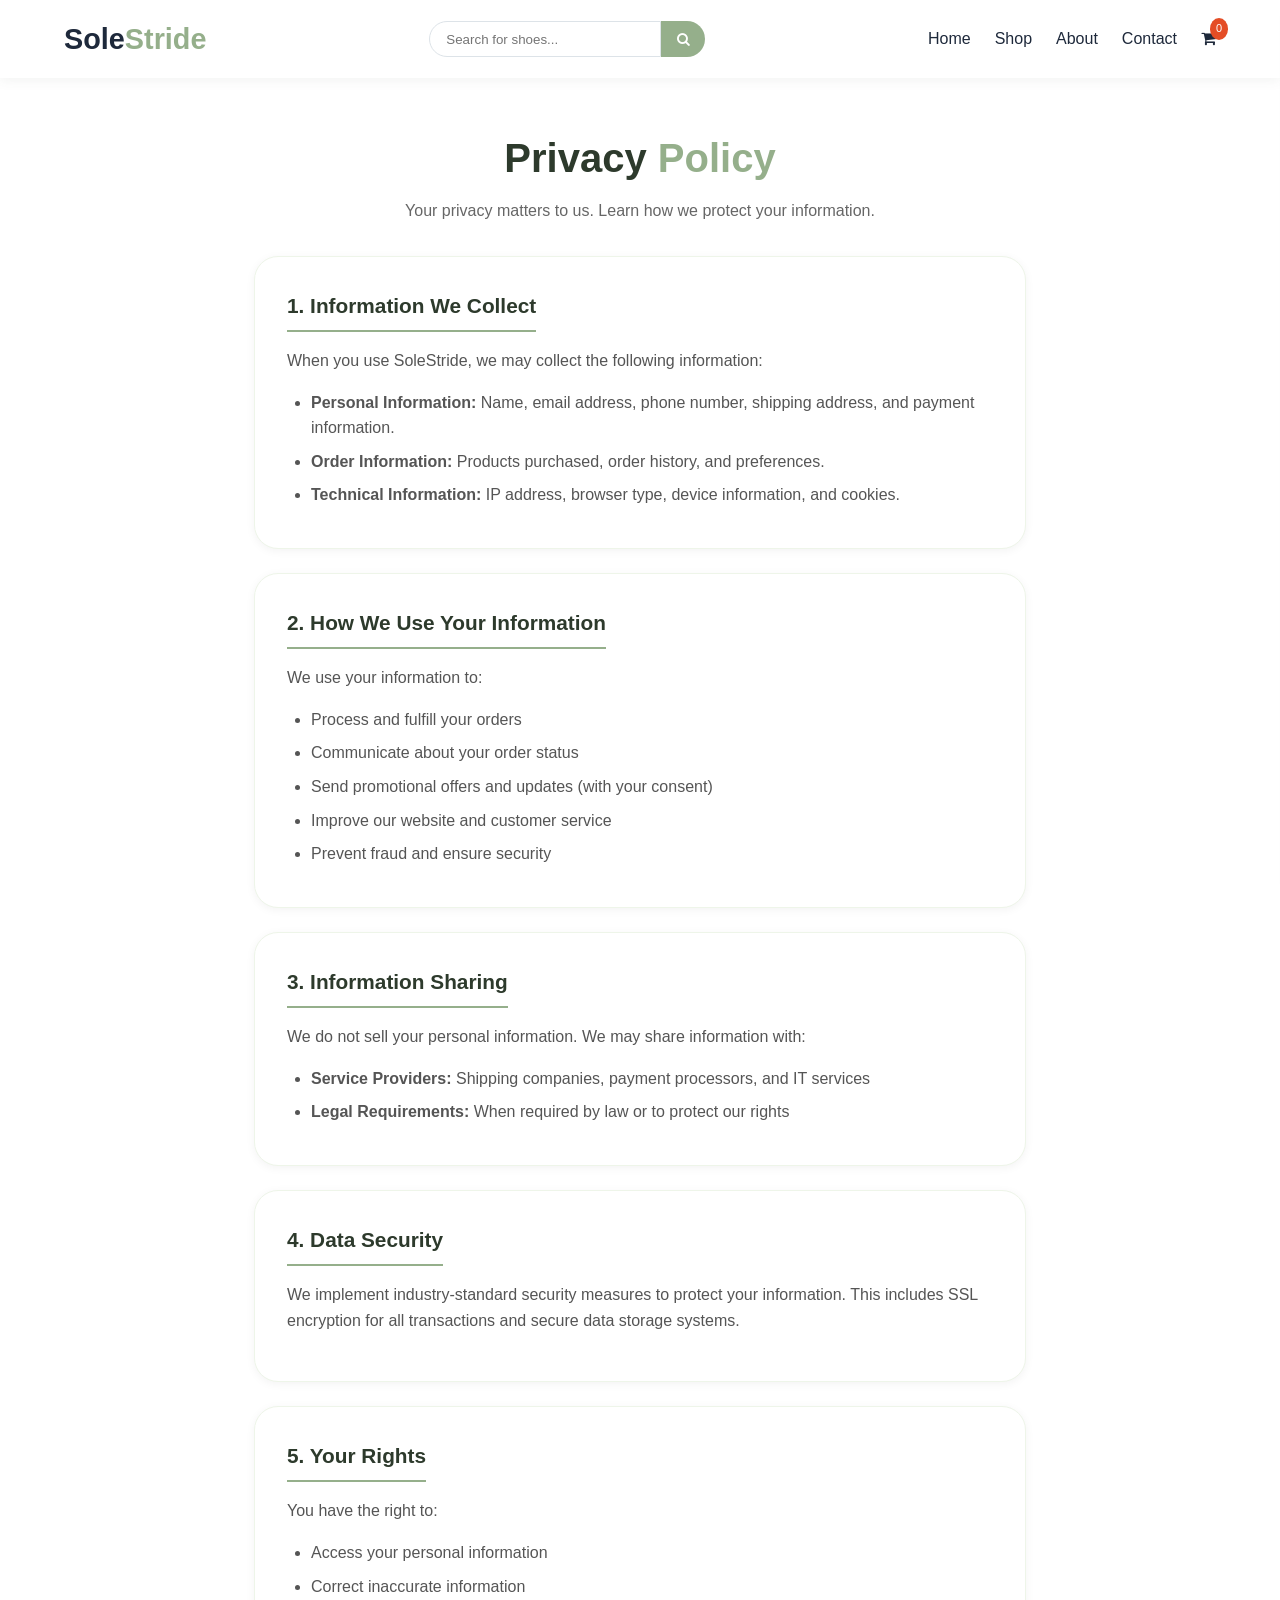
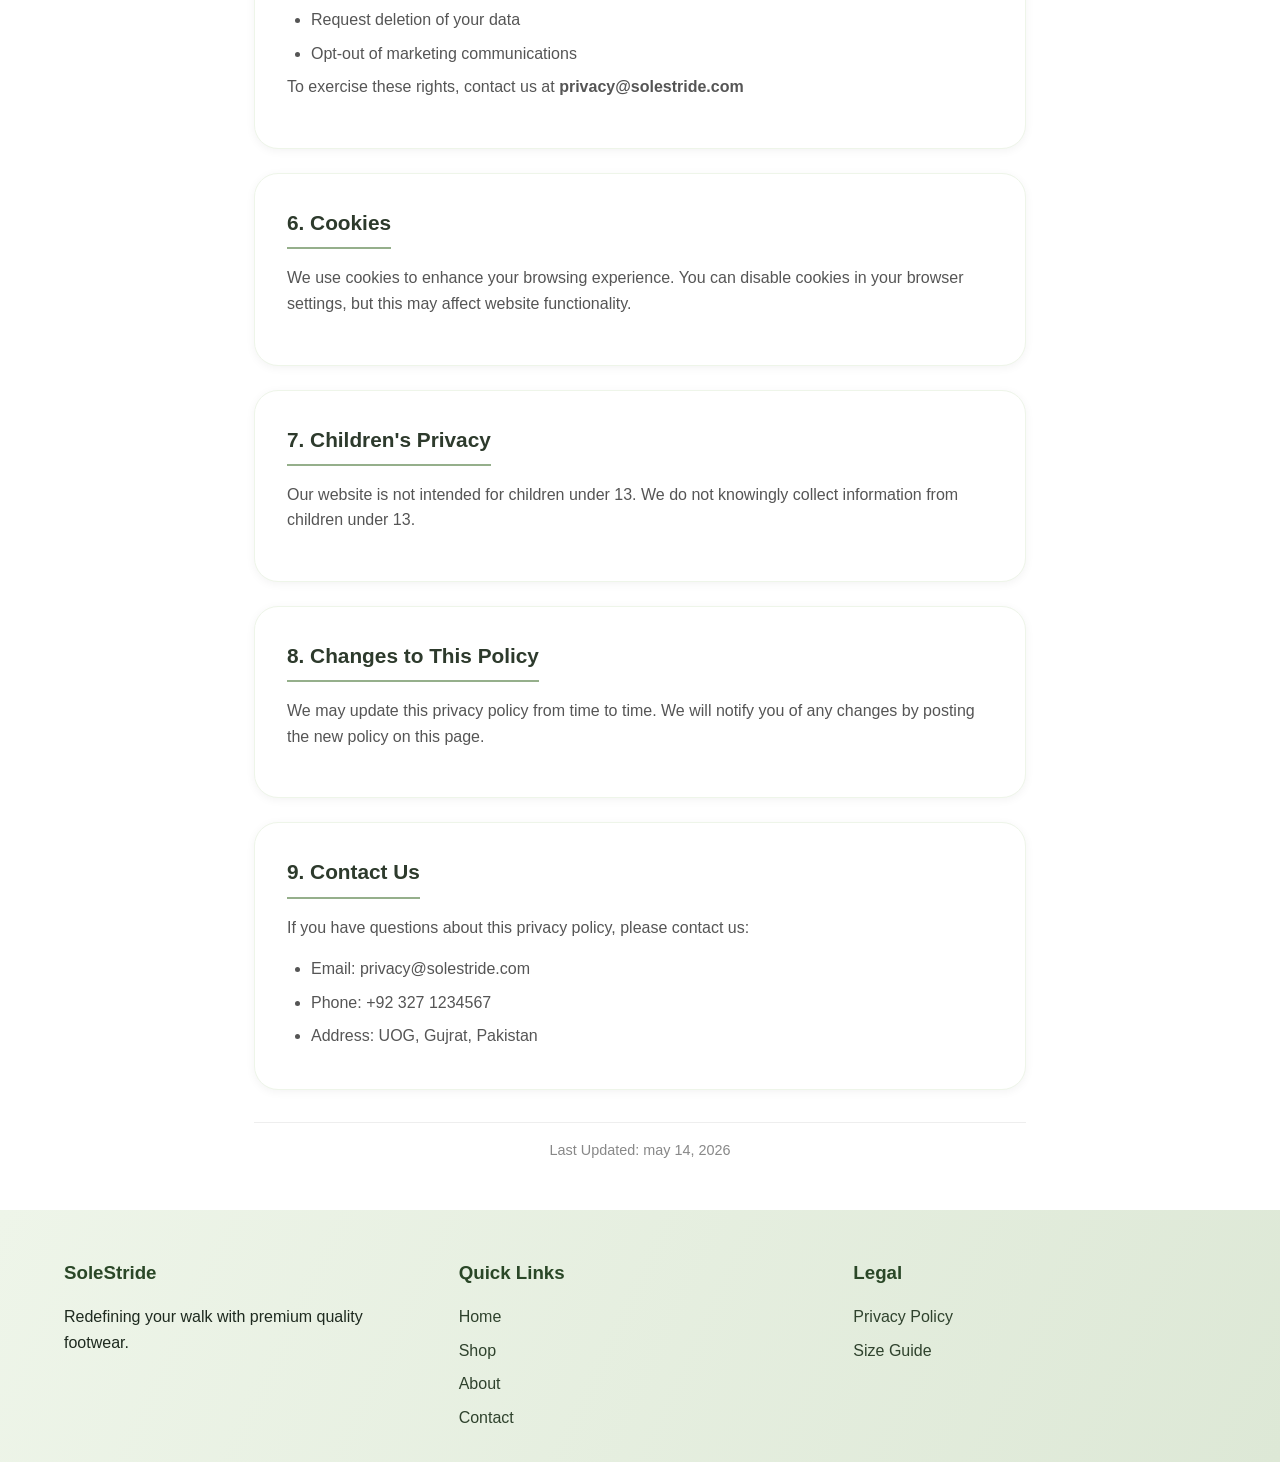
<file: privacyPolicy.html>
<!DOCTYPE html>
<html lang="en">
<head>
    <meta charset="UTF-8">
    <meta name="viewport" content="width=device-width, initial-scale=1.0">
    <title>Privacy Policy | SoleStride</title>
    <link rel="stylesheet" href="https://cdnjs.cloudflare.com/ajax/libs/font-awesome/4.7.0/css/font-awesome.min.css">
    <link rel="stylesheet" href="privacyPolicy.css">
</head>
<body>

<div class="navbar">
    <div class="logo">Sole<span>Stride</span></div>
    <div class="search-bar">
        <input type="text" id="globalSearch" placeholder="Search for shoes...">
        <button id="searchBtn"><i class="fa fa-search"></i></button>
    </div>
    <div class="hamburger" id="hamburger">
        <span></span><span></span><span></span>
    </div>
    <div class="nav-links" id="navLinks">
        <a href="index.html">Home</a>
        <a href="shop.html">Shop</a>
        <a href="about.html">About</a>
        <a href="contact.html">Contact</a>
        <a href="javascript:void(0)" class="cart-icon" onclick="openCart()">
            <i class="fa fa-shopping-cart"></i>
            <span class="cart-count" id="cartCount">0</span>
        </a>
    </div>
</div>

<div class="privacy-container">
    <div class="privacy-header">
        <h1>Privacy <span>Policy</span></h1>
        <p>Your privacy matters to us. Learn how we protect your information.</p>
    </div>

    <div class="policy-section">
        <h2>1. Information We Collect</h2>
        <p>When you use SoleStride, we may collect the following information:</p>
        <ul>
            <li><strong>Personal Information:</strong> Name, email address, phone number, shipping address, and payment information.</li>
            <li><strong>Order Information:</strong> Products purchased, order history, and preferences.</li>
            <li><strong>Technical Information:</strong> IP address, browser type, device information, and cookies.</li>
        </ul>
    </div>

    <div class="policy-section">
        <h2>2. How We Use Your Information</h2>
        <p>We use your information to:</p>
        <ul>
            <li>Process and fulfill your orders</li>
            <li>Communicate about your order status</li>
            <li>Send promotional offers and updates (with your consent)</li>
            <li>Improve our website and customer service</li>
            <li>Prevent fraud and ensure security</li>
        </ul>
    </div>

    <div class="policy-section">
        <h2>3. Information Sharing</h2>
        <p>We do not sell your personal information. We may share information with:</p>
        <ul>
            <li><strong>Service Providers:</strong> Shipping companies, payment processors, and IT services</li>
            <li><strong>Legal Requirements:</strong> When required by law or to protect our rights</li>
        </ul>
    </div>

    <div class="policy-section">
        <h2>4. Data Security</h2>
        <p>We implement industry-standard security measures to protect your information. This includes SSL encryption for all transactions and secure data storage systems.</p>
    </div>

    <div class="policy-section">
        <h2>5. Your Rights</h2>
        <p>You have the right to:</p>
        <ul>
            <li>Access your personal information</li>
            <li>Correct inaccurate information</li>
            <li>Request deletion of your data</li>
            <li>Opt-out of marketing communications</li>
        </ul>
        <p>To exercise these rights, contact us at <strong>privacy@solestride.com</strong></p>
    </div>

    <div class="policy-section">
        <h2>6. Cookies</h2>
        <p>We use cookies to enhance your browsing experience. You can disable cookies in your browser settings, but this may affect website functionality.</p>
    </div>

    <div class="policy-section">
        <h2>7. Children's Privacy</h2>
        <p>Our website is not intended for children under 13. We do not knowingly collect information from children under 13.</p>
    </div>

    <div class="policy-section">
        <h2>8. Changes to This Policy</h2>
        <p>We may update this privacy policy from time to time. We will notify you of any changes by posting the new policy on this page.</p>
    </div>

    <div class="policy-section">
        <h2>9. Contact Us</h2>
        <p>If you have questions about this privacy policy, please contact us:</p>
        <ul>
            <li>Email: privacy@solestride.com</li>
            <li>Phone: +92 327 1234567</li>
            <li>Address: UOG, Gujrat, Pakistan</li>
        </ul>
    </div>

    <div class="last-updated">
        <p>Last Updated: may 14, 2026</p>
    </div>
</div>

<footer class="main-footer">
    <div class="footer-grid">
        <div class="footer-col">
            <h3>SoleStride</h3>
            <p>Redefining your walk with premium quality footwear.</p>
        </div>
        <div class="footer-col">
            <h3>Quick Links</h3>
            <ul>
                <li><a href="index.html">Home</a></li>
                <li><a href="shop.html">Shop</a></li>
                <li><a href="about.html">About</a></li>
                <li><a href="contact.html">Contact</a></li>
            </ul>
        </div>
        <div class="footer-col">
            <h3>Legal</h3>
            <ul>
                <li><a href="privacyPolicy.html">Privacy Policy</a></li>
                <li><a href="guidance.html">Size Guide</a></li>
            </ul>
        </div>
    </div>
</footer>

<!-- Cart Sidebar -->
<div class="overlay" id="overlay" onclick="closeCart()"></div>
<div class="cart-sidebar" id="cartSidebar">
    <div class="cart-header">
        <h3><i class="fa fa-shopping-cart"></i> Your Cart</h3>
        <button class="close-cart" onclick="closeCart()">&times;</button>
    </div>
    <div class="cart-items" id="cartItems"></div>
    <div class="cart-footer">
        <div class="cart-total">Total: PKR <span id="cartTotal">0</span>/-</div>
        <button class="checkout-btn" onclick="goToCheckout()">Proceed to Checkout</button>
    </div>
</div>

<script src="data.js"></script>
<script src="main.js"></script>

<script>
    document.getElementById('hamburger').addEventListener('click', () => {
        document.getElementById('navLinks').classList.toggle('show');
    });
    
    document.getElementById('searchBtn').addEventListener('click', () => {
        const query = document.getElementById('globalSearch').value.toLowerCase();
        if (query) window.location.href = `shop.html?search=${encodeURIComponent(query)}`;
    });
</script>
</body>
</html>
</file>
<file: checkout.css>
* {
            margin: 0;
            padding: 0;
            box-sizing: border-box;
        }
        body {
            font-family: "Segoe UI", Tahoma, Geneva, Verdana, sans-serif;
            background: #f0f2f0;
            color: #1e2a1f;
        }
        .navbar {
            display: flex;
            justify-content: space-between;
            align-items: center;
            padding: 1rem 5%;
            background: white;
            box-shadow: 0 2px 12px rgba(75,92,75,0.08);
            flex-wrap: wrap;
            gap: 1rem;
        }
        .logo {
            font-size: 1.8rem;
            font-weight: bold;
            color: #1e293b;
        }
        .logo span {
            color: #95af8b;
        }
        .search-bar {
            flex: 0.4;
            display: flex;
        }
        .search-bar input {
            width: 100%;
            padding: 0.6rem 1rem;
            border: 1px solid #ddd;
            border-radius: 30px 0 0 30px;
        }
        .search-bar button {
            padding: 0.6rem 1rem;
            background: #95af8b;
            border: none;
            border-radius: 0 30px 30px 0;
            color: white;
            cursor: pointer;
        }
        .nav-links {
            display: flex;
            gap: 1.5rem;
            align-items: center;
        }
        .nav-links a {
            text-decoration: none;
            color: #1e293b;
            font-weight: 500;
        }
        .nav-links a:hover {
            color: #95af8b;
        }
        .hamburger {
            display: none;
            flex-direction: column;
            cursor: pointer;
            gap: 5px;
        }
        .hamburger span {
            width: 25px;
            height: 3px;
            background: #1e293b;
        }
        .cart-icon {
            position: relative;
        }
        .cart-count {
            position: absolute;
            top: -8px;
            right: -12px;
            background: #e44d26;
            color: white;
            border-radius: 50%;
            padding: 2px 6px;
            font-size: 11px;
        }
        .checkout-container {
            max-width: 550px;
            margin: 2rem auto;
            padding: 2rem;
            background: white;
            border-radius: 24px;
            box-shadow: 0 10px 30px rgba(0,0,0,0.08);
        }
        .checkout-container h2 {
            text-align: center;
            color: #2d3a2c;
            margin-bottom: 1.5rem;
        }
        .form-group {
            margin-bottom: 1rem;
        }
        .form-group label {
            display: block;
            font-weight: 600;
            margin-bottom: 0.5rem;
            color: #333;
        }
        .form-group input {
            width: 100%;
            padding: 0.8rem;
            border: 1px solid #ddd;
            border-radius: 12px;
            font-size: 1rem;
        }
        .form-group input:focus {
            outline: none;
            border-color: #95af8b;
        }
        .payment-method {
            margin: 1.5rem 0;
            padding: 1rem;
            background: #f8fafc;
            border-radius: 16px;
        }
        .payment-method h3 {
            margin-bottom: 0.8rem;
        }
        .order-summary {
            background: #4b5c4b;
            color: white;
            padding: 1.2rem;
            border-radius: 16px;
            margin: 1.5rem 0;
            text-align: center;
        }
        .btn-confirm {
            width: 100%;
            padding: 1rem;
            background: #95af8b;
            color: white;
            border: none;
            border-radius: 40px;
            font-size: 1.1rem;
            font-weight: 700;
            cursor: pointer;
            transition: 0.3s;
        }
        .btn-confirm:hover {
            background: #4b5c4b;
            transform: translateY(-2px);
        }
        .cart-sidebar {
            position: fixed;
            top: 0;
            right: -400px;
            width: 380px;
            height: 100%;
            background: white;
            z-index: 2000;
            transition: 0.3s;
            display: flex;
            flex-direction: column;
        }
        .cart-sidebar.open {
            right: 0;
        }
        .cart-header {
            padding: 1.5rem;
            border-bottom: 1px solid #eee;
            display: flex;
            justify-content: space-between;
        }
        .cart-items {
            flex: 1;
            overflow-y: auto;
            padding: 1rem;
        }
        .cart-footer {
            padding: 1.5rem;
            border-top: 1px solid #eee;
        }
        .checkout-btn {
            width: 100%;
            padding: 1rem;
            background: #4b5c4b;
            color: white;
            border: none;
            border-radius: 12px;
            cursor: pointer;
        }
        .overlay {
            position: fixed;
            top: 0;
            left: 0;
            width: 100%;
            height: 100%;
            background: rgba(0,0,0,0.5);
            z-index: 1999;
            display: none;
        }
        .overlay.active {
            display: block;
        }
        .close-cart {
            background: none;
            border: none;
            font-size: 24px;
            cursor: pointer;
        }
        @keyframes slideIn {
            from { transform: translateX(100%); opacity: 0; }
            to { transform: translateX(0); opacity: 1; }
        }
        @media (max-width: 768px) {
            .nav-links {
                display: none;
                width: 100%;
                flex-direction: column;
                text-align: center;
                padding: 1rem 0;
            }
            .nav-links.show {
                display: flex;
            }
            .hamburger {
                display: flex;
            }
            .cart-sidebar {
                width: 100%;
                right: -100%;
            }
            .checkout-container {
                margin: 1rem;
                padding: 1.5rem;
            }
        }
</file>
<file: guidance.css>
* {
            margin: 0;
            padding: 0;
            box-sizing: border-box;
        }
        body {
            font-family: "Segoe UI", Tahoma, Geneva, Verdana, sans-serif;
            background-color: #ffffff;
            color: #1e2a1f;
            line-height: 1.6;
        }
        .navbar {
            display: flex;
            justify-content: space-between;
            align-items: center;
            padding: 1rem 5%;
            background-color: #ffffff;
            box-shadow: 0 2px 12px rgba(75, 92, 75, 0.08);
            position: sticky;
            top: 0;
            z-index: 1000;
            flex-wrap: wrap;
            gap: 1rem;
        }
        .logo {
            font-size: 1.8rem;
            font-weight: bold;
            color: #1e293b;
        }
        .logo span {
            color: #95af8b;
        }
        .search-bar {
            flex: 0.4;
            display: flex;
            min-width: 200px;
        }
        .search-bar input {
            width: 100%;
            padding: 0.6rem 1rem;
            border: 1px solid #dde3e8;
            border-radius: 30px 0 0 30px;
            outline: none;
        }
        .search-bar button {
            padding: 0.6rem 1rem;
            background-color: #95af8b;
            border: none;
            border-radius: 0 30px 30px 0;
            color: white;
            cursor: pointer;
        }
        .nav-links {
            display: flex;
            gap: 1.5rem;
            align-items: center;
            flex-wrap: wrap;
        }
        .nav-links a {
            text-decoration: none;
            color: #1e293b;
            font-weight: 500;
        }
        .nav-links a:hover {
            color: #95af8b;
        }
        .hamburger {
            display: none;
            flex-direction: column;
            cursor: pointer;
            gap: 5px;
        }
        .hamburger span {
            width: 25px;
            height: 3px;
            background-color: #1e293b;
        }
        .cart-icon {
            position: relative;
        }
        .cart-count {
            position: absolute;
            top: -8px;
            right: -12px;
            background: #e44d26;
            color: white;
            border-radius: 50%;
            padding: 2px 6px;
            font-size: 11px;
        }
        .guidance-container {
            max-width: 1000px;
            margin: 3rem auto;
            padding: 0 5%;
        }
        .guidance-header {
            text-align: center;
            margin-bottom: 2rem;
        }
        .guidance-header h1 {
            font-size: 2.5rem;
            color: #2d3a2c;
        }
        .guidance-header h1 span {
            color: #95af8b;
        }
        .guidance-header p {
            color: #666;
            margin-top: 0.5rem;
        }
        .size-chart {
            background: white;
            border-radius: 24px;
            overflow: hidden;
            margin-bottom: 2rem;
            box-shadow: 0 4px 15px rgba(0,0,0,0.08);
        }
        .size-chart h2 {
            background: #95af8b;
            color: white;
            padding: 1rem;
            text-align: center;
        }
        .size-table {
            width: 100%;
            border-collapse: collapse;
        }
        .size-table th,
        .size-table td {
            padding: 12px;
            text-align: center;
            border-bottom: 1px solid #eee;
        }
        .size-table th {
            background: #f8fafc;
            font-weight: 600;
            color: #2d3a2c;
        }
        .size-table tr:hover {
            background: #f8fafc;
        }
        .measurement-guide {
            display: grid;
            grid-template-columns: repeat(auto-fit, minmax(280px, 1fr));
            gap: 2rem;
            margin: 2rem 0;
        }
        .guide-card {
            background: #f8fafc;
            border-radius: 20px;
            padding: 1.5rem;
            text-align: center;
        }
        .guide-card i {
            font-size: 2rem;
            color: #95af8b;
            margin-bottom: 1rem;
        }
        .guide-card h3 {
            margin-bottom: 1rem;
        }
        .guide-card p {
            color: #555;
        }
        .faq-section {
            margin-top: 2rem;
        }
        .faq-section h2 {
            text-align: center;
            margin-bottom: 1.5rem;
            color: #2d3a2c;
        }
        .faq-item {
            background: #f8fafc;
            border-radius: 12px;
            margin-bottom: 1rem;
            overflow: hidden;
        }
        .faq-question {
            padding: 1rem 1.5rem;
            background: #eef5e9;
            font-weight: 600;
            cursor: pointer;
            display: flex;
            justify-content: space-between;
            align-items: center;
        }
        .faq-question i {
            transition: 0.3s;
        }
        .faq-answer {
            padding: 0 1.5rem;
            max-height: 0;
            overflow: hidden;
            transition: 0.3s;
            color: #555;
        }
        .faq-item.active .faq-answer {
            padding: 1rem 1.5rem;
            max-height: 200px;
        }
        .faq-item.active .faq-question i {
            transform: rotate(180deg);
        }
        /* Footer */
        .main-footer {
            background: linear-gradient(115deg, #eef5e9 0%, #dde8d6 100%);
            padding: 3rem 5% 1.5rem;
            margin-top: 2rem;
        }
        .footer-grid {
            display: grid;
            grid-template-columns: repeat(auto-fit, minmax(200px, 1fr));
            gap: 2rem;
        }
        .footer-col h3 {
            color: #2a4727;
            margin-bottom: 1rem;
        }
        .footer-col ul {
            list-style: none;
        }
        .footer-col ul li {
            margin-bottom: 8px;
        }
        .footer-col ul li a {
            text-decoration: none;
            color: #2f422d;
        }
        /* Cart Sidebar */
        .cart-sidebar {
            position: fixed;
            top: 0;
            right: -400px;
            width: 380px;
            height: 100%;
            background: white;
            box-shadow: -2px 0 20px rgba(0,0,0,0.1);
            z-index: 2000;
            transition: 0.3s ease;
            display: flex;
            flex-direction: column;
        }
        .cart-sidebar.open {
            right: 0;
        }
        .cart-header {
            padding: 1.5rem;
            border-bottom: 1px solid #eee;
            display: flex;
            justify-content: space-between;
            align-items: center;
        }
        .cart-items {
            flex: 1;
            overflow-y: auto;
            padding: 1rem;
        }
        .cart-footer {
            padding: 1.5rem;
            border-top: 1px solid #eee;
        }
        .cart-total {
            font-size: 1.2rem;
            font-weight: bold;
        }
        .checkout-btn {
            width: 100%;
            padding: 1rem;
            background: #4b5c4b;
            color: white;
            border: none;
            border-radius: 12px;
            cursor: pointer;
        }
        .overlay {
            position: fixed;
            top: 0;
            left: 0;
            width: 100%;
            height: 100%;
            background: rgba(0,0,0,0.5);
            z-index: 1999;
            display: none;
        }
        .overlay.active {
            display: block;
        }
        .close-cart {
            background: none;
            border: none;
            font-size: 24px;
            cursor: pointer;
        }
        @media (max-width: 768px) {
            .nav-links {
                display: none;
                width: 100%;
                flex-direction: column;
                text-align: center;
                padding: 1rem 0;
            }
            .nav-links.show {
                display: flex;
            }
            .hamburger {
                display: flex;
            }
            .cart-sidebar {
                width: 100%;
                right: -100%;
            }
            .size-table {
                font-size: 0.8rem;
            }
            .size-table th, .size-table td {
                padding: 8px;
            }
        }
</file>
<file: PDP.css>
* {
            margin: 0;
            padding: 0;
            box-sizing: border-box;
        }
        body {
            font-family: "Segoe UI", Tahoma, Geneva, Verdana, sans-serif;
            background-color: #f5f5f5;
            color: #1e2a1f;
            line-height: 1.5;
        }
        /* ========== NAVBAR ========== */
        .navbar {
            display: flex;
            justify-content: space-between;
            align-items: center;
            padding: 1rem 5%;
            background-color: #ffffff;
            box-shadow: 0 2px 12px rgba(75, 92, 75, 0.08);
            position: sticky;
            top: 0;
            z-index: 1000;
            flex-wrap: wrap;
            gap: 1rem;
        }
        .logo {
            font-size: 1.8rem;
            font-weight: bold;
            color: #1e293b;
        }
        .logo span {
            color: #95af8b;
        }
        .search-bar {
            flex: 0.4;
            display: flex;
            min-width: 200px;
        }
        .search-bar input {
            width: 100%;
            padding: 0.6rem 1rem;
            border: 1px solid #dde3e8;
            border-radius: 30px 0 0 30px;
            outline: none;
        }
        .search-bar input:focus {
            border-color: #95af8b;
        }
        .search-bar button {
            padding: 0.6rem 1rem;
            background-color: #95af8b;
            border: none;
            border-radius: 0 30px 30px 0;
            color: white;
            cursor: pointer;
        }
        .search-bar button:hover {
            background-color: #4b5c4b;
        }
        .nav-links {
            display: flex;
            gap: 1.5rem;
            align-items: center;
            flex-wrap: wrap;
        }
        .nav-links a {
            text-decoration: none;
            color: #1e293b;
            font-weight: 500;
            transition: color 0.2s;
            cursor: pointer;
        }
        .nav-links a:hover, .nav-links a.active {
            color: #95af8b;
        }
        .hamburger {
            display: none;
            flex-direction: column;
            cursor: pointer;
            gap: 5px;
        }
        .hamburger span {
            width: 25px;
            height: 3px;
            background-color: #1e293b;
            transition: 0.3s;
        }
        .cart-icon {
            position: relative;
        }
        .cart-count {
            position: absolute;
            top: -8px;
            right: -12px;
            background: #e44d26;
            color: white;
            border-radius: 50%;
            padding: 2px 6px;
            font-size: 11px;
            font-weight: bold;
        }
        /* Breadcrumb */
        .breadcrumb {
            padding: 1rem 5%;
            background: #f8fafc;
            font-size: 0.9rem;
        }
        .breadcrumb a {
            color: #95af8b;
            text-decoration: none;
        }
        .breadcrumb a:hover {
            text-decoration: underline;
        }
        .breadcrumb span {
            color: #666;
        }
        /* PDP Container */
        .pdp-container {
            max-width: 1200px;
            margin: 2rem auto;
            padding: 0 5%;
        }
        .product-detail {
            display: grid;
            grid-template-columns: 1fr 1fr;
            gap: 3rem;
            background: white;
            border-radius: 24px;
            padding: 2rem;
            box-shadow: 0 4px 20px rgba(0,0,0,0.05);
        }
        /* Image Gallery */
        .product-gallery {
            position: sticky;
            top: 100px;
        }
        .main-image {
            width: 100%;
            height: 400px;
            object-fit: cover;
            border-radius: 20px;
            cursor: pointer;
            background: #f8f9fa;
            transition: 0.3s;
        }
        .main-image:hover {
            transform: scale(1.02);
        }
        .thumbnail-grid {
            display: grid;
            grid-template-columns: repeat(4, 1fr);
            gap: 1rem;
            margin-top: 1rem;
        }
        .thumbnail {
            width: 100%;
            height: 80px;
            object-fit: cover;
            border-radius: 12px;
            cursor: pointer;
            border: 2px solid transparent;
            transition: 0.2s;
        }
        .thumbnail.active {
            border-color: #95af8b;
            transform: scale(0.98);
        }
        .thumbnail:hover {
            border-color: #95af8b;
        }
        /* Product Info */
        .product-info-pdp {
            display: flex;
            flex-direction: column;
            gap: 1.2rem;
        }
        .product-category {
            font-size: 0.85rem;
            color: #95af8b;
            text-transform: uppercase;
            letter-spacing: 1px;
            font-weight: 600;
        }
        .product-name-pdp {
            font-size: 2rem;
            font-weight: 700;
            color: #1e293b;
        }
        .product-rating {
            display: flex;
            align-items: center;
            gap: 0.5rem;
        }
        .stars {
            color: #ffc107;
            font-size: 1rem;
        }
        .rating-count {
            color: #666;
            font-size: 0.9rem;
        }
        .product-description-pdp {
            color: #555;
            line-height: 1.6;
            padding: 1rem 0;
            border-top: 1px solid #eee;
            border-bottom: 1px solid #eee;
        }
        .price-section {
            padding: 0.5rem 0;
        }
        .original-price {
            text-decoration: line-through;
            color: #999;
            font-size: 1.1rem;
            margin-right: 1rem;
        }
        .current-price {
            color: #e44d26;
            font-size: 2rem;
            font-weight: 800;
        }
        .discount-badge {
            background: #ff4444;
            color: white;
            padding: 4px 12px;
            border-radius: 20px;
            font-size: 0.8rem;
            font-weight: 600;
            margin-left: 1rem;
        }
        /* Size Selection */
        .size-section {
            margin: 0.5rem 0;
        }
        .size-title {
            font-weight: 700;
            margin-bottom: 0.8rem;
            font-size: 1rem;
        }
        .size-options {
            display: flex;
            flex-wrap: wrap;
            gap: 0.8rem;
        }
        .size-option {
            min-width: 55px;
            padding: 10px 0;
            text-align: center;
            border: 2px solid #e0e0e0;
            border-radius: 12px;
            font-weight: 600;
            cursor: pointer;
            transition: 0.2s;
            background: white;
        }
        .size-option:hover {
            border-color: #95af8b;
        }
        .size-option.selected {
            background: #1e293b;
            color: white;
            border-color: #1e293b;
        }
        /* Quantity */
        .quantity-section {
            margin: 0.5rem 0;
        }
        .quantity-title {
            font-weight: 700;
            margin-bottom: 0.8rem;
        }
        .quantity-selector {
            display: flex;
            align-items: center;
            gap: 1rem;
        }
        .qty-btn {
            width: 44px;
            height: 44px;
            border: 2px solid #e0e0e0;
            background: white;
            border-radius: 12px;
            cursor: pointer;
            font-size: 1.2rem;
            font-weight: bold;
            transition: 0.2s;
        }
        .qty-btn:hover {
            background: #95af8b;
            border-color: #95af8b;
            color: white;
        }
        .quantity-value {
            font-size: 1.2rem;
            font-weight: 700;
            min-width: 50px;
            text-align: center;
        }
        /* Buttons */
        .add-to-cart-pdp {
            width: 100%;
            padding: 1rem;
            background: #1e293b;
            color: white;
            border: none;
            border-radius: 14px;
            font-size: 1.1rem;
            font-weight: 700;
            cursor: pointer;
            transition: 0.3s;
            display: flex;
            align-items: center;
            justify-content: center;
            gap: 0.8rem;
            margin-top: 1rem;
        }
        .add-to-cart-pdp:hover {
            background: #95af8b;
            transform: translateY(-2px);
            box-shadow: 0 4px 15px rgba(149,175,139,0.3);
        }
        .buy-now-btn {
            width: 100%;
            padding: 0.9rem;
            background: #f8f9fa;
            color: #1e293b;
            border: 2px solid #1e293b;
            border-radius: 14px;
            font-size: 1rem;
            font-weight: 700;
            cursor: pointer;
            transition: 0.3s;
            margin-top: 0.8rem;
        }
        .buy-now-btn:hover {
            background: #1e293b;
            color: white;
        }
        /* Features Section */
        .features-section {
            display: grid;
            grid-template-columns: repeat(4, 1fr);
            gap: 1.5rem;
            margin-top: 2rem;
            background: white;
            border-radius: 24px;
            padding: 2rem;
        }
        .feature {
            text-align: center;
        }
        .feature i {
            font-size: 2rem;
            color: #95af8b;
            margin-bottom: 0.5rem;
        }
        .feature h4 {
            font-size: 0.9rem;
            margin-bottom: 0.3rem;
        }
        .feature p {
            font-size: 0.8rem;
            color: #666;
        }
        /* Related Products */
        .related-section {
            margin-top: 3rem;
        }
        .related-section h3 {
            font-size: 1.5rem;
            margin-bottom: 1.5rem;
            color: #2d3a2c;
        }
        .related-grid {
            display: grid;
            grid-template-columns: repeat(auto-fill, minmax(220px, 1fr));
            gap: 1.5rem;
        }
        .related-card {
            background: white;
            border-radius: 20px;
            overflow: hidden;
            cursor: pointer;
            transition: 0.3s;
            box-shadow: 0 4px 12px rgba(0,0,0,0.05);
        }
        .related-card:hover {
            transform: translateY(-5px);
            box-shadow: 0 10px 25px rgba(0,0,0,0.1);
        }
        .related-card img {
            width: 100%;
            height: 180px;
            object-fit: cover;
        }
        .related-card-info {
            padding: 1rem;
        }
        .related-card-name {
            font-weight: 600;
            margin-bottom: 0.3rem;
        }
        .related-card-price {
            color: #e44d26;
            font-weight: bold;
        }
        /* Footer */
        .main-footer {
            background: linear-gradient(115deg, #eef5e9 0%, #dde8d6 100%);
            padding: 3rem 5% 1.5rem;
            margin-top: 3rem;
        }
        .footer-grid {
            display: grid;
            grid-template-columns: repeat(auto-fit, minmax(200px, 1fr));
            gap: 2rem;
        }
        .footer-col h3 {
            color: #2a4727;
            margin-bottom: 1rem;
        }
        .footer-col ul {
            list-style: none;
        }
        .footer-col ul li {
            margin-bottom: 8px;
        }
        .footer-col ul li a {
            text-decoration: none;
            color: #2f422d;
        }
        /* Cart Sidebar */
        .cart-sidebar {
            position: fixed;
            top: 0;
            right: -400px;
            width: 380px;
            height: 100%;
            background: white;
            box-shadow: -2px 0 20px rgba(0,0,0,0.1);
            z-index: 2000;
            transition: 0.3s ease;
            display: flex;
            flex-direction: column;
        }
        .cart-sidebar.open {
            right: 0;
        }
        .cart-header {
            padding: 1.5rem;
            border-bottom: 1px solid #eee;
            display: flex;
            justify-content: space-between;
            align-items: center;
        }
        .cart-items {
            flex: 1;
            overflow-y: auto;
            padding: 1rem;
        }
        .cart-item {
            display: flex;
            gap: 1rem;
            padding: 1rem;
            border-bottom: 1px solid #eee;
        }
        .cart-item img {
            width: 60px;
            height: 60px;
            object-fit: cover;
            border-radius: 12px;
        }
        .cart-item-details {
            flex: 1;
        }
        .cart-item-name {
            font-weight: 600;
        }
        .cart-item-price {
            color: #95af8b;
        }
        .cart-item-qty button {
            background: #eee;
            border: none;
            width: 28px;
            height: 28px;
            border-radius: 6px;
            cursor: pointer;
        }
        .cart-item-remove {
            color: #ff4444;
            cursor: pointer;
        }
        .cart-footer {
            padding: 1.5rem;
            border-top: 1px solid #eee;
        }
        .cart-total {
            font-size: 1.2rem;
            font-weight: bold;
            margin-bottom: 1rem;
        }
        .checkout-btn {
            width: 100%;
            padding: 1rem;
            background: #4b5c4b;
            color: white;
            border: none;
            border-radius: 12px;
            cursor: pointer;
        }
        .overlay {
            position: fixed;
            top: 0;
            left: 0;
            width: 100%;
            height: 100%;
            background: rgba(0,0,0,0.5);
            z-index: 1999;
            display: none;
        }
        .overlay.active {
            display: block;
        }
        .close-cart {
            background: none;
            border: none;
            font-size: 24px;
            cursor: pointer;
        }
        /* Modal for image zoom */
        .image-modal {
            display: none;
            position: fixed;
            top: 0;
            left: 0;
            width: 100%;
            height: 100%;
            background: rgba(0,0,0,0.9);
            z-index: 3000;
            justify-content: center;
            align-items: center;
            cursor: pointer;
        }
        .modal-img {
            max-width: 90%;
            max-height: 90%;
            object-fit: contain;
        }
        .close-modal {
            position: absolute;
            top: 20px;
            right: 40px;
            color: white;
            font-size: 40px;
            cursor: pointer;
        }
        /* Notification */
        .notification {
            position: fixed;
            bottom: 20px;
            right: 20px;
            background: #4caf50;
            color: white;
            padding: 12px 24px;
            border-radius: 8px;
            z-index: 4000;
            animation: slideIn 0.3s ease;
            box-shadow: 0 4px 12px rgba(0,0,0,0.2);
        }
        @keyframes slideIn {
            from { transform: translateX(100%); opacity: 0; }
            to { transform: translateX(0); opacity: 1; }
        }
        @media (max-width: 768px) {
            .nav-links {
                display: none;
                width: 100%;
                flex-direction: column;
                text-align: center;
                padding: 1rem 0;
            }
            .nav-links.show {
                display: flex;
            }
            .hamburger {
                display: flex;
            }
            .product-detail {
                grid-template-columns: 1fr;
                gap: 1.5rem;
            }
            .features-section {
                grid-template-columns: repeat(2, 1fr);
            }
            .cart-sidebar {
                width: 100%;
                right: -100%;
            }
            .product-name-pdp {
                font-size: 1.5rem;
            }
            .main-image {
                height: 300px;
            }
        }
</file>
<file: privacyPolicy.css>
* {
            margin: 0;
            padding: 0;
            box-sizing: border-box;
        }
        body {
            font-family: "Segoe UI", Tahoma, Geneva, Verdana, sans-serif;
            background-color: #ffffff;
            color: #1e2a1f;
            line-height: 1.6;
        }
        .navbar {
            display: flex;
            justify-content: space-between;
            align-items: center;
            padding: 1rem 5%;
            background-color: #ffffff;
            box-shadow: 0 2px 12px rgba(75, 92, 75, 0.08);
            position: sticky;
            top: 0;
            z-index: 1000;
            flex-wrap: wrap;
            gap: 1rem;
        }
        .logo {
            font-size: 1.8rem;
            font-weight: bold;
            color: #1e293b;
        }
        .logo span {
            color: #95af8b;
        }
        .search-bar {
            flex: 0.4;
            display: flex;
            min-width: 200px;
        }
        .search-bar input {
            width: 100%;
            padding: 0.6rem 1rem;
            border: 1px solid #dde3e8;
            border-radius: 30px 0 0 30px;
            outline: none;
        }
        .search-bar button {
            padding: 0.6rem 1rem;
            background-color: #95af8b;
            border: none;
            border-radius: 0 30px 30px 0;
            color: white;
            cursor: pointer;
        }
        .nav-links {
            display: flex;
            gap: 1.5rem;
            align-items: center;
            flex-wrap: wrap;
        }
        .nav-links a {
            text-decoration: none;
            color: #1e293b;
            font-weight: 500;
        }
        .nav-links a:hover {
            color: #95af8b;
        }
        .hamburger {
            display: none;
            flex-direction: column;
            cursor: pointer;
            gap: 5px;
        }
        .hamburger span {
            width: 25px;
            height: 3px;
            background-color: #1e293b;
        }
        .cart-icon {
            position: relative;
        }
        .cart-count {
            position: absolute;
            top: -8px;
            right: -12px;
            background: #e44d26;
            color: white;
            border-radius: 50%;
            padding: 2px 6px;
            font-size: 11px;
        }
        .privacy-container {
            max-width: 900px;
            margin: 3rem auto;
            padding: 0 5%;
        }
        .privacy-header {
            text-align: center;
            margin-bottom: 2rem;
        }
        .privacy-header h1 {
            font-size: 2.5rem;
            color: #2d3a2c;
        }
        .privacy-header h1 span {
            color: #95af8b;
        }
        .privacy-header p {
            color: #666;
            margin-top: 0.5rem;
        }
        .policy-section {
            background: white;
            border-radius: 24px;
            padding: 2rem;
            margin-bottom: 1.5rem;
            box-shadow: 0 2px 10px rgba(0,0,0,0.05);
            border: 1px solid #eef5e9;
        }
        .policy-section h2 {
            color: #2d3a2c;
            font-size: 1.3rem;
            margin-bottom: 1rem;
            padding-bottom: 0.5rem;
            border-bottom: 2px solid #95af8b;
            display: inline-block;
        }
        .policy-section p {
            color: #555;
            margin-bottom: 1rem;
        }
        .policy-section ul {
            margin-left: 1.5rem;
            color: #555;
        }
        .policy-section li {
            margin-bottom: 0.5rem;
        }
        .last-updated {
            text-align: center;
            color: #888;
            font-size: 0.9rem;
            margin-top: 2rem;
            padding-top: 1rem;
            border-top: 1px solid #eee;
        }
        /* Footer */
        .main-footer {
            background: linear-gradient(115deg, #eef5e9 0%, #dde8d6 100%);
            padding: 3rem 5% 1.5rem;
            margin-top: 2rem;
        }
        .footer-grid {
            display: grid;
            grid-template-columns: repeat(auto-fit, minmax(200px, 1fr));
            gap: 2rem;
        }
        .footer-col h3 {
            color: #2a4727;
            margin-bottom: 1rem;
        }
        .footer-col ul {
            list-style: none;
        }
        .footer-col ul li {
            margin-bottom: 8px;
        }
        .footer-col ul li a {
            text-decoration: none;
            color: #2f422d;
        }
        /* Cart Sidebar */
        .cart-sidebar {
            position: fixed;
            top: 0;
            right: -400px;
            width: 380px;
            height: 100%;
            background: white;
            box-shadow: -2px 0 20px rgba(0,0,0,0.1);
            z-index: 2000;
            transition: 0.3s ease;
            display: flex;
            flex-direction: column;
        }
        .cart-sidebar.open {
            right: 0;
        }
        .cart-header {
            padding: 1.5rem;
            border-bottom: 1px solid #eee;
            display: flex;
            justify-content: space-between;
            align-items: center;
        }
        .cart-items {
            flex: 1;
            overflow-y: auto;
            padding: 1rem;
        }
        .cart-item {
            display: flex;
            gap: 1rem;
            padding: 1rem;
            border-bottom: 1px solid #eee;
        }
        .cart-item img {
            width: 60px;
            height: 60px;
            object-fit: cover;
        }
        .cart-footer {
            padding: 1.5rem;
            border-top: 1px solid #eee;
        }
        .cart-total {
            font-size: 1.2rem;
            font-weight: bold;
        }
        .checkout-btn {
            width: 100%;
            padding: 1rem;
            background: #4b5c4b;
            color: white;
            border: none;
            border-radius: 12px;
            cursor: pointer;
        }
        .overlay {
            position: fixed;
            top: 0;
            left: 0;
            width: 100%;
            height: 100%;
            background: rgba(0,0,0,0.5);
            z-index: 1999;
            display: none;
        }
        .overlay.active {
            display: block;
        }
        .close-cart {
            background: none;
            border: none;
            font-size: 24px;
            cursor: pointer;
        }
        @media (max-width: 768px) {
            .nav-links {
                display: none;
                width: 100%;
                flex-direction: column;
                text-align: center;
                padding: 1rem 0;
            }
            .nav-links.show {
                display: flex;
            }
            .hamburger {
                display: flex;
            }
            .cart-sidebar {
                width: 100%;
                right: -100%;
            }
        }
</file>
